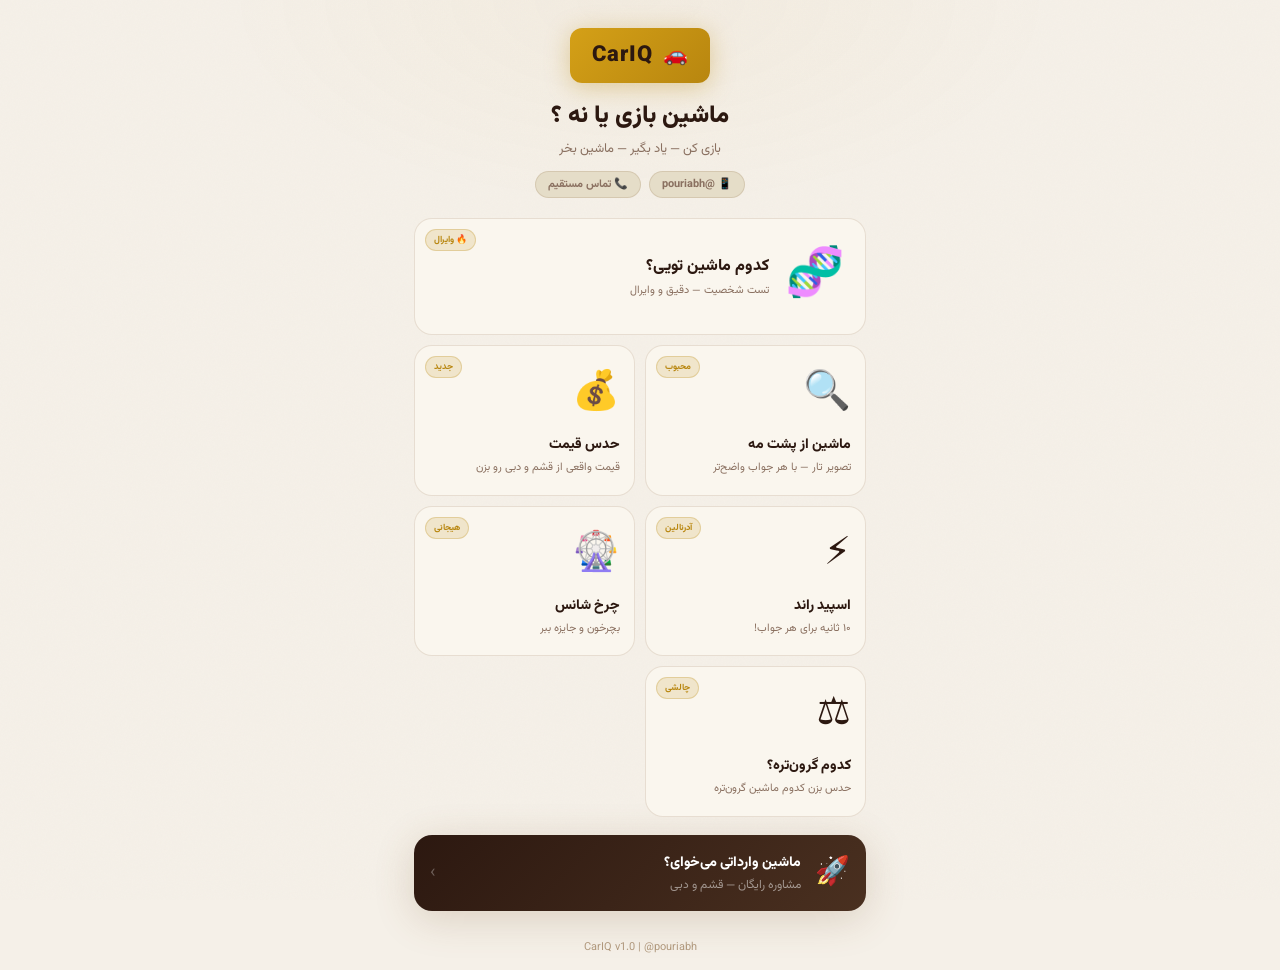
<file: index.html>
<!DOCTYPE html>
<html lang="fa" dir="rtl">
<head>
  <meta charset="UTF-8"/>
  <meta name="viewport" content="width=device-width,initial-scale=1,maximum-scale=1"/>
  <title>CarIQ — بازی‌های ماشین</title>
  <link rel="stylesheet" href="assets/css/tokens.css"/>
  <link rel="stylesheet" href="assets/css/base.css"/>
  <link rel="stylesheet" href="assets/css/components.css"/>
  <style>
    .lobby-header { padding:28px 14px 20px; text-align:center; }
    .lobby-logo {
      display:inline-flex; align-items:center; gap:10px;
      background:linear-gradient(135deg,var(--c-gold2),var(--c-gold));
      border-radius:var(--r-sm); padding:10px 22px; margin-bottom:14px;
      box-shadow:var(--shadow-gold);
    }
    .lobby-logo-txt { font-size:22px; font-weight:900; color:var(--c-on-gold); letter-spacing:.05em; }
    .lobby-title  { font-size:24px; font-weight:900; margin-bottom:4px; }
    .lobby-sub    { font-size:13px; color:var(--c-muted); }
    .lobby-chips  { display:flex; justify-content:center; gap:8px; flex-wrap:wrap; margin-top:12px; }

    .games-grid { display:grid; grid-template-columns:1fr 1fr; gap:10px; padding:0 14px 14px; }
    .game-card  {
      background:var(--c-card); border:1.5px solid var(--c-border); border-radius:var(--r);
      padding:18px 14px; cursor:pointer; text-decoration:none; color:inherit;
      transition:all .22s var(--ease-spring); position:relative; overflow:hidden; display:block;
    }
    .game-card::before { content:''; position:absolute; inset:0; background:linear-gradient(135deg,var(--c-gold3),transparent); opacity:0; transition:opacity .22s; }
    .game-card:hover { transform:translateY(-3px); box-shadow:var(--shadow-gold); border-color:var(--c-gold2); }
    .game-card:hover::before { opacity:.06; }
    .game-card:active { transform:scale(0.97); }
    .game-card .gc-icon { font-size:2.4rem; margin-bottom:10px; }
    .game-card .gc-name { font-size:14px; font-weight:800; margin-bottom:4px; }
    .game-card .gc-desc { font-size:11px; color:var(--c-muted); line-height:1.5; }
    .game-card .gc-badge { position:absolute; top:10px; left:10px; font-size:9px; font-weight:700; padding:3px 8px; border-radius:999px; background:rgba(184,134,11,0.15); color:var(--c-gold); border:1px solid rgba(184,134,11,0.25); }
    .game-card.featured { grid-column:1/-1; display:flex; align-items:center; gap:16px; padding:20px; }
    .game-card.featured .gc-icon { font-size:3rem; margin-bottom:0; flex-shrink:0; }
    .game-card.featured .gc-name { font-size:16px; }
    .game-card.disabled { opacity:.45; pointer-events:none; }

    .contact-strip {
      margin:4px 14px 14px; padding:16px;
      background:linear-gradient(135deg,#2c1810,#4a3020);
      border-radius:var(--r); display:flex; align-items:center; gap:14px;
      cursor:pointer; box-shadow:var(--shadow-lg);
    }
    .contact-strip-text { flex:1; }
    .contact-strip-title { font-size:14px; font-weight:800; color:#fff; margin-bottom:2px; }
    .contact-strip-sub   { font-size:12px; color:rgba(255,255,255,0.5); }
    .contact-strip-icon  { font-size:28px; }
    .lobby-footer { padding:14px; text-align:center; font-size:11px; color:var(--c-muted2); }
  </style>
</head>
<body>
<div class="app" id="app">
  <!-- هدر -->
  <div class="lobby-header" id="lobby-header"></div>

  <!-- گرید بازی‌ها -->
  <div class="games-grid" id="games-grid"></div>

  <!-- نوار تماس -->
  <div class="contact-strip" id="contact-strip">
    <span class="contact-strip-icon">🚀</span>
    <div class="contact-strip-text">
      <div class="contact-strip-title">ماشین وارداتی می‌خوای؟</div>
      <div class="contact-strip-sub">مشاوره رایگان — قشم و دبی</div>
    </div>
    <span style="color:rgba(255,255,255,0.3);font-size:18px">›</span>
  </div>

  <div class="lobby-footer" id="lobby-footer">CarIQ Platform v1.0</div>
</div>

<!-- مدال تماس -->
<div class="modal-overlay" id="contact-modal">
  <div class="modal-sheet">
    <div class="modal-handle"></div>
    <div class="modal-title">مشاوره رایگان خودرو</div>
    <div class="modal-sub">با کارشناسان قشم کار تماس بگیر<br>واردات مستقیم از قشم و دبی</div>
    <div id="contact-modal-body"></div>
    <button class="modal-close" id="contact-modal-close">بستن</button>
  </div>
</div>

<script src="core/config.js"></script>
<script src="core/car-db.js"></script>
<script src="core/shared.js"></script>
<script src="core/lead-engine.js"></script>
<script src="assets/js/utils.js"></script>
<script>
const GAME_CATALOG = [
  { id:'personality', icon:'🧬', name:'کدوم ماشین تویی؟',  desc:'تست شخصیت — دقیق و وایرال',       badge:'🔥 وایرال', featured:true  },
  { id:'blur',        icon:'🔍', name:'ماشین از پشت مه',    desc:'تصویر تار — با هر جواب واضح‌تر', badge:'محبوب',     featured:false },
  { id:'price',       icon:'💰', name:'حدس قیمت',           desc:'قیمت واقعی از قشم و دبی رو بزن',   badge:'جدید',      featured:false },
  { id:'speed',       icon:'⚡', name:'اسپید راند',         desc:'۱۰ ثانیه برای هر جواب!',           badge:'آدرنالین',  featured:false },
  { id:'wheel',       icon:'🎡', name:'چرخ شانس',           desc:'بچرخون و جایزه ببر',               badge:'هیجانی',    featured:false },
  { id:'compare',     icon:'⚖️', name:'کدوم گرون‌تره؟',     desc:'حدس بزن کدوم ماشین گرون‌تره',      badge:'چالشی',     featured:false },
];

document.addEventListener('DOMContentLoaded', () => {
  const cfg = CarIQConfig.get();

  // هدر
  const hdr = document.getElementById('lobby-header');
  hdr.innerHTML = `
    <div class="lobby-logo"><span style="font-size:20px">🚗</span><span class="lobby-logo-txt">CarIQ</span></div>
    <div class="lobby-title">${cfg.lobby_title}</div>
    <div class="lobby-sub">${cfg.lobby_subtitle}</div>
    <div class="lobby-chips">
      <a class="pill pill-muted" href="https://t.me/${cfg.contact.telegram.replace('@','')}" target="_blank">📱 ${cfg.contact.telegram}</a>
      <a class="pill pill-muted" href="tel:${cfg.contact.phone}">📞 تماس مستقیم</a>
    </div>`;

  // بازی‌ها
  const grid = document.getElementById('games-grid');
  const enabled = cfg.games_enabled;
  const ordered = cfg.games_order.map(id => GAME_CATALOG.find(g => g.id === id)).filter(Boolean);
  const rest     = GAME_CATALOG.filter(g => !cfg.games_order.includes(g.id));
  const catalog  = [...ordered, ...rest];

  catalog.forEach(game => {
    const isEnabled = enabled.includes(game.id);
    const card = document.createElement('a');
    card.href = `games/${game.id}/index.html`;
    card.className = `game-card${game.featured ? ' featured' : ''}${!isEnabled ? ' disabled' : ''}`;
    card.innerHTML = `
      <div class="gc-badge">${game.badge}</div>
      <div class="gc-icon">${game.icon}</div>
      <div>
        <div class="gc-name">${game.name}</div>
        <div class="gc-desc">${game.desc}${!isEnabled ? '<br><em style="color:var(--c-red)">به زودی...</em>' : ''}</div>
      </div>`;
    grid.appendChild(card);
  });

  // فوتر
  document.getElementById('lobby-footer').textContent = `${cfg.brand_name} v1.0 | ${cfg.contact.telegram}`;

  // نوار تماس
  document.getElementById('contact-strip').addEventListener('click', () => {
    document.getElementById('contact-modal').classList.add('open');
  });

  // مدال تماس
  const body = document.getElementById('contact-modal-body');
  body.innerHTML = `
    <a href="https://t.me/${cfg.contact.telegram.replace('@','')}" target="_blank" class="share-channel" style="margin-bottom:8px">
      <div class="share-channel-icon">✈️</div>
      <div><div class="share-channel-label">تلگرام</div><div class="share-channel-sub">${cfg.contact.telegram}</div></div>
    </a>
    <a href="tel:${cfg.contact.phone}" class="share-channel">
      <div class="share-channel-icon">📞</div>
      <div><div class="share-channel-label">تماس مستقیم</div><div class="share-channel-sub">${cfg.contact.phone}</div></div>
    </a>`;
  document.getElementById('contact-modal-close').addEventListener('click', () => {
    document.getElementById('contact-modal').classList.remove('open');
  });
  document.getElementById('contact-modal').addEventListener('click', e => {
    if (e.target.id === 'contact-modal') e.target.classList.remove('open');
  });
});
</script>
</body>
</html>
</file>
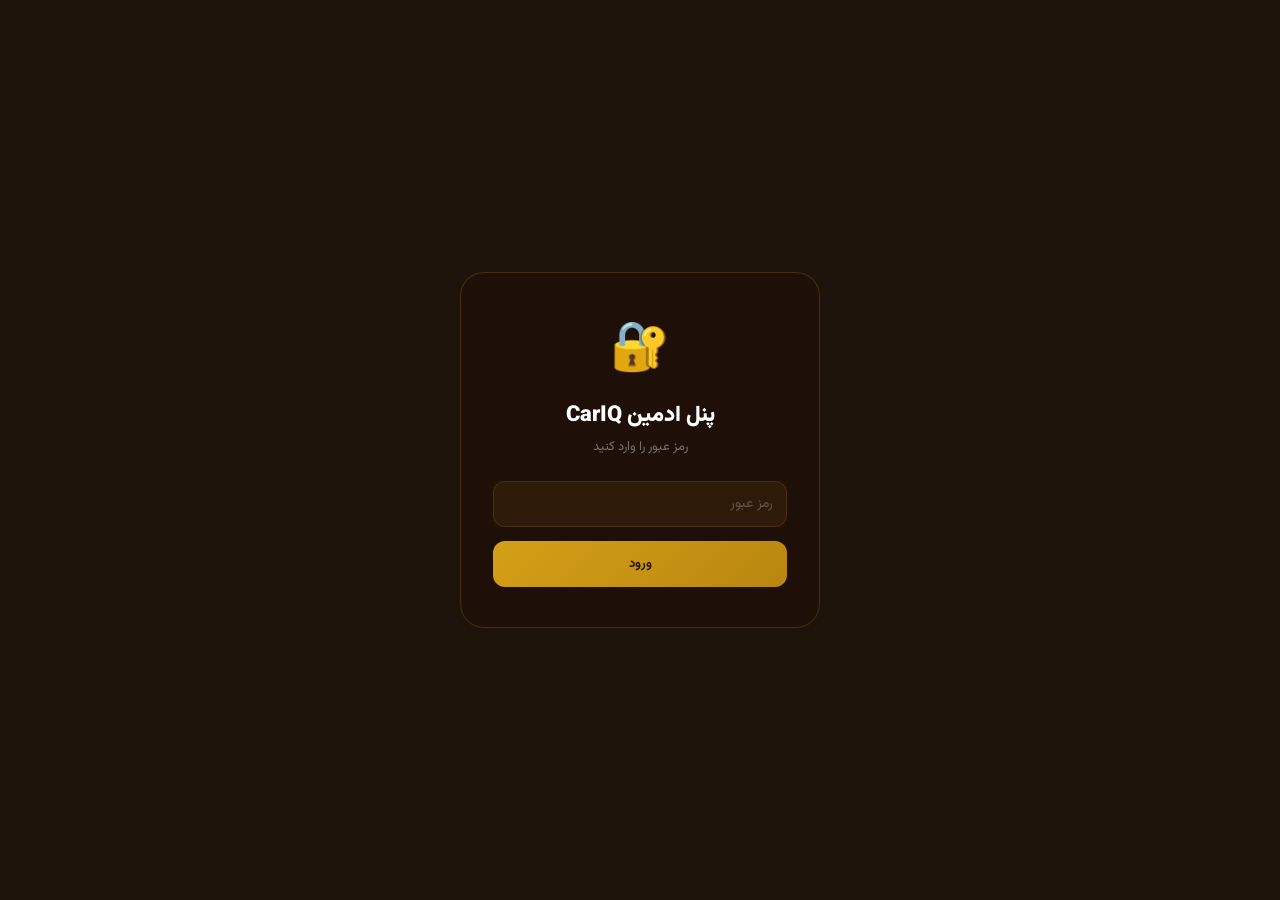
<file: admin/index.html>
<!DOCTYPE html>
<html lang="fa" dir="rtl">
<head>
  <meta charset="UTF-8"/>
  <meta name="viewport" content="width=device-width,initial-scale=1"/>
  <title>Admin Panel — CarIQ</title>
  <link rel="stylesheet" href="../assets/css/tokens.css"/>
  <link rel="stylesheet" href="../assets/css/base.css"/>
  <link rel="stylesheet" href="../assets/css/components.css"/>
  <style>
    body { background:#1e130a; color:#f0e8d8; direction:rtl; }
    body::before { display:none; }

    /* ── Layout ── */
    .admin-layout { display:flex; min-height:100vh; }
    .sidebar {
      width:230px; flex-shrink:0;
      background:#150d05;
      padding:0; position:fixed;
      right:0; top:0; bottom:0; z-index:50;
      border-left:1px solid rgba(184,134,11,0.15);
      display:flex; flex-direction:column;
    }
    .sidebar-logo {
      padding:20px 16px; border-bottom:1px solid rgba(184,134,11,0.15);
      display:flex; align-items:center; gap:10px;
    }
    .sidebar-logo-icon { font-size:28px; }
    .sidebar-logo-text { font-size:16px; font-weight:900; color:var(--c-gold2); }
    .sidebar-logo-sub  { font-size:10px; color:rgba(255,255,255,0.3); }
    .sidebar-nav { flex:1; padding:12px 0; overflow-y:auto; }
    .nav-item {
      display:flex; align-items:center; gap:10px;
      padding:11px 18px; color:rgba(255,255,255,0.55);
      font-size:13px; font-weight:600; cursor:pointer;
      border-right:3px solid transparent;
      transition:all var(--t-fast);
    }
    .nav-item:hover { background:rgba(255,255,255,0.04); color:rgba(255,255,255,0.85); }
    .nav-item.active { color:var(--c-gold2); border-right-color:var(--c-gold2); background:rgba(184,134,11,0.08); }
    .nav-icon { font-size:18px; width:24px; text-align:center; flex-shrink:0; }
    .sidebar-footer { padding:14px 16px; border-top:1px solid rgba(184,134,11,0.1); font-size:11px; color:rgba(255,255,255,0.25); }

    .main-content { margin-right:230px; padding:24px 28px; flex:1; overflow-y:auto; min-height:100vh; }

    /* ── Header ── */
    .page-header { margin-bottom:24px; }
    .page-title   { font-size:22px; font-weight:900; color:#fff; margin-bottom:4px; }
    .page-sub     { font-size:13px; color:rgba(255,255,255,0.4); }

    /* ── Panels ── */
    .panel { display:none; }
    .panel.active { display:block; animation:fadeIn var(--t-med) ease; }

    /* ── KPIs ── */
    .kpi-grid { display:grid; grid-template-columns:repeat(auto-fit,minmax(160px,1fr)); gap:14px; margin-bottom:24px; }
    .kpi-box { background:#261508; border:1px solid rgba(184,134,11,0.2); border-radius:var(--r); padding:18px; text-align:center; }
    .kpi-val { font-size:34px; font-weight:900; color:var(--c-gold2); }
    .kpi-lbl { font-size:12px; color:rgba(255,255,255,0.4); margin-top:5px; }

    /* ── Cards ── */
    .admin-card { background:#1e1008; border:1px solid rgba(184,134,11,0.18); border-radius:var(--r); padding:20px; margin-bottom:16px; }
    .admin-card-title { font-size:16px; font-weight:800; color:#fff; margin-bottom:14px; display:flex; align-items:center; gap:8px; }

    /* ── Form elements ── */
    .field { margin-bottom:14px; }
    .field label { display:block; font-size:12px; font-weight:700; color:rgba(255,255,255,0.5); margin-bottom:6px; letter-spacing:.05em; text-transform:uppercase; }
    .field input, .field select, .field textarea {
      width:100%; padding:11px 13px;
      background:#2e1a08; border:1.5px solid rgba(184,134,11,0.2);
      border-radius:var(--r-sm); color:#f0e8d8;
      font-size:14px; font-family:inherit;
      transition:border-color var(--t-fast);
    }
    .field input:focus, .field select:focus, .field textarea:focus { outline:none; border-color:var(--c-gold); }
    .field input::placeholder { color:rgba(255,255,255,0.25); }
    .field-row { display:flex; gap:12px; }
    .field-row .field { flex:1; }

    /* ── Table ── */
    .data-table { width:100%; border-collapse:collapse; }
    .data-table th { padding:9px 12px; text-align:right; background:#261508; color:rgba(255,255,255,0.4); font-size:11px; font-weight:700; letter-spacing:.06em; text-transform:uppercase; border-bottom:1px solid rgba(184,134,11,0.15); }
    .data-table td { padding:10px 12px; font-size:13px; border-bottom:1px solid rgba(255,255,255,0.05); color:rgba(255,255,255,0.75); }
    .data-table tr:hover td { background:rgba(255,255,255,0.03); }

    /* ── Buttons ── */
    .adm-btn { display:inline-flex; align-items:center; gap:6px; padding:9px 16px; border-radius:var(--r-sm); font-weight:700; font-size:13px; cursor:pointer; border:none; transition:opacity var(--t-fast); font-family:inherit; }
    .adm-btn:hover { opacity:.85; }
    .adm-btn-gold   { background:linear-gradient(135deg,var(--c-gold2),var(--c-gold)); color:var(--c-on-gold); }
    .adm-btn-danger { background:rgba(184,50,50,0.2); color:var(--c-red); border:1px solid rgba(184,50,50,0.3); }
    .adm-btn-ghost  { background:rgba(255,255,255,0.07); color:rgba(255,255,255,0.6); }

    /* ── Toggle ── */
    .toggle-wrap { display:flex; align-items:center; gap:10px; padding:10px 0; border-bottom:1px solid rgba(255,255,255,0.05); }
    .toggle-label { flex:1; font-size:13px; font-weight:600; color:rgba(255,255,255,0.75); }
    .toggle { position:relative; width:44px; height:24px; flex-shrink:0; }
    .toggle input { opacity:0; width:0; height:0; position:absolute; }
    .toggle-track { position:absolute; inset:0; background:rgba(255,255,255,0.15); border-radius:999px; cursor:pointer; transition:background var(--t-fast); }
    .toggle input:checked+.toggle-track { background:var(--c-gold); }
    .toggle-track::after { content:''; position:absolute; width:18px; height:18px; background:#fff; border-radius:50%; top:3px; right:3px; transition:transform var(--t-fast); }
    .toggle input:checked+.toggle-track::after { transform:translateX(-20px); }

    /* ── Badge ── */
    .badge-hot  { background:rgba(184,50,50,0.2);   color:var(--c-red);   border:1px solid rgba(184,50,50,0.3);   padding:2px 8px; border-radius:999px; font-size:10px; font-weight:700; }
    .badge-warm { background:rgba(184,134,11,0.2);  color:var(--c-gold);  border:1px solid rgba(184,134,11,0.3);  padding:2px 8px; border-radius:999px; font-size:10px; font-weight:700; }
    .badge-cold { background:rgba(44,95,138,0.2);   color:#6bb0d8;        border:1px solid rgba(44,95,138,0.3);   padding:2px 8px; border-radius:999px; font-size:10px; font-weight:700; }

    /* ── Login screen ── */
    .login-wrap { display:flex; align-items:center; justify-content:center; min-height:100vh; }
    .login-box { background:#1e1008; border:1px solid rgba(184,134,11,0.25); border-radius:var(--r-lg); padding:40px 32px; width:360px; text-align:center; }
    .login-logo { font-size:3rem; margin-bottom:10px; }
    .login-title { font-size:22px; font-weight:900; color:#fff; margin-bottom:4px; }
    .login-sub   { font-size:13px; color:rgba(255,255,255,0.4); margin-bottom:24px; }
    .login-error { color:var(--c-red); font-size:13px; margin-top:8px; }

    /* ── Modal برای فرم خودرو ── */
    .car-modal-overlay {
      position:fixed; top:0; left:0; right:0; bottom:0;
      background:rgba(0,0,0,0.7); backdrop-filter:blur(4px);
      display:flex; align-items:center; justify-content:center;
      z-index:200; opacity:0; visibility:hidden;
      transition:all var(--t-med);
    }
    .car-modal-overlay.open { opacity:1; visibility:visible; }
    .car-modal {
      background:#1e1008; border:1px solid rgba(184,134,11,0.3);
      border-radius:var(--r-lg); width:90%; max-width:700px;
      max-height:85vh; overflow-y:auto; padding:24px;
      transform:scale(0.95); transition:transform var(--t-med);
    }
    .car-modal-overlay.open .car-modal { transform:scale(1); }
    .car-modal-title { font-size:20px; font-weight:900; margin-bottom:20px; color:var(--c-gold2); border-right:3px solid var(--c-gold); padding-right:12px; }
    .car-modal-actions { display:flex; gap:12px; margin-top:24px; justify-content:flex-end; }
    .form-grid-2 { display:grid; grid-template-columns:1fr 1fr; gap:12px; }
    
    @media(max-width:700px){
      .sidebar { width:60px; }
      .nav-item span:last-child, .sidebar-logo-text, .sidebar-logo-sub, .sidebar-footer { display:none; }
      .main-content { margin-right:60px; padding:16px; }
      .field-row, .form-grid-2 { flex-direction:column; grid-template-columns:1fr; }
    }
  </style>
</head>
<body>

<!-- ── صفحه لاگین ── -->
<div id="login-screen" class="login-wrap">
  <div class="login-box">
    <div class="login-logo">🔐</div>
    <div class="login-title">پنل ادمین CarIQ</div>
    <div class="login-sub">رمز عبور را وارد کنید</div>
    <div class="field">
      <input type="password" id="pass-input" placeholder="رمز عبور" style="background:#2e1a08;border-color:rgba(184,134,11,0.2);color:#f0e8d8"/>
    </div>
    <button class="adm-btn adm-btn-gold w100" id="login-btn" style="width:100%;justify-content:center;padding:13px">ورود</button>
    <div class="login-error hidden" id="login-error">رمز اشتباه است!</div>
  </div>
</div>

<!-- ── پنل اصلی ── -->
<div id="admin-panel" class="admin-layout hidden">
  <!-- Sidebar -->
  <aside class="sidebar">
    <div class="sidebar-logo">
      <div class="sidebar-logo-icon">🚗</div>
      <div>
        <div class="sidebar-logo-text">CarIQ</div>
        <div class="sidebar-logo-sub">Admin Panel</div>
      </div>
    </div>
    <nav class="sidebar-nav" id="sidebar-nav">
      <div class="nav-item active" data-panel="dashboard"><span class="nav-icon">📊</span><span>داشبورد</span></div>
      <div class="nav-item" data-panel="settings"  ><span class="nav-icon">⚙️</span><span>تنظیمات تماس</span></div>
      <div class="nav-item" data-panel="games"     ><span class="nav-icon">🎮</span><span>مدیریت بازی‌ها</span></div>
      <div class="nav-item" data-panel="leads"     ><span class="nav-icon">👥</span><span>لیدها</span></div>
      <div class="nav-item" data-panel="cars"      ><span class="nav-icon">🚙</span><span>دیتابیس خودرو</span></div>
      <div class="nav-item" data-panel="security"  ><span class="nav-icon">🔐</span><span>امنیت</span></div>
    </nav>
    <div class="sidebar-footer">
      <a href="../index.html" style="color:rgba(255,255,255,0.3);font-size:11px">← بازگشت به لابی</a>
    </div>
  </aside>

  <!-- Main -->
  <main class="main-content">

    <!-- DASHBOARD -->
    <div class="panel active" id="panel-dashboard">
      <div class="page-header">
        <div class="page-title">📊 داشبورد</div>
        <div class="page-sub">خلاصه عملکرد پلتفرم</div>
      </div>
      <div class="kpi-grid" id="kpi-grid"></div>
      <div class="admin-card">
        <div class="admin-card-title">📋 آخرین لیدها</div>
        <div id="dash-leads"></div>
      </div>
    </div>

    <!-- SETTINGS -->
    <div class="panel" id="panel-settings">
      <div class="page-header">
        <div class="page-title">⚙️ تنظیمات تماس</div>
        <div class="page-sub">اطلاعات تماس نمایش داده شده در بازی‌ها</div>
      </div>
      <div class="admin-card">
        <div class="admin-card-title">📞 اطلاعات تماس</div>
        <div class="field"><label>آیدی تلگرام</label><input id="s-tg" placeholder="@pouriabh"/></div>
        <div class="field"><label>شماره تلفن</label><input id="s-phone" placeholder="09172079245" dir="ltr"/></div>
        <div class="field"><label>واتساپ (کد کشور)</label><input id="s-wa" placeholder="989172079245" dir="ltr"/></div>
        <div class="field"><label>پیام CTA پیش‌فرض</label><input id="s-cta" placeholder="سلام! از بازی CarIQ اومدم..."/></div>
      </div>
      <div class="admin-card">
        <div class="admin-card-title">🏷️ برندینگ</div>
        <div class="field"><label>نام برند</label><input id="s-brand" placeholder="CarIQ"/></div>
        <div class="field"><label>تیتر لابی</label><input id="s-lobby-title" placeholder="تو چه جور ماشین‌بازی؟"/></div>
        <div class="field"><label>زیرتیتر لابی</label><input id="s-lobby-sub" placeholder="بازی کن — یاد بگیر — ماشین بخر"/></div>
      </div>
      <button class="adm-btn adm-btn-gold" id="save-settings-btn" style="min-width:160px">💾 ذخیره تنظیمات</button>
      <div id="settings-saved" class="hidden" style="margin-top:10px;color:var(--c-gold);font-size:13px">✅ ذخیره شد!</div>
    </div>

    <!-- GAMES -->
    <div class="panel" id="panel-games">
      <div class="page-header">
        <div class="page-title">🎮 مدیریت بازی‌ها</div>
        <div class="page-sub">فعال/غیرفعال کردن و ترتیب نمایش بازی‌ها</div>
      </div>
      <div class="admin-card" id="games-list"></div>
    </div>

    <!-- LEADS -->
    <div class="panel" id="panel-leads">
      <div class="page-header">
        <div class="page-title">👥 لیدها</div>
        <div class="page-sub">همه درخواست‌های ثبت شده</div>
      </div>
      <div style="display:flex;gap:8px;margin-bottom:16px;flex-wrap:wrap">
        <button class="adm-btn adm-btn-ghost" id="leads-refresh">🔄 بروزرسانی</button>
        <button class="adm-btn adm-btn-gold"  id="leads-export" >📤 صادرات CSV</button>
        <button class="adm-btn adm-btn-danger" id="leads-clear" >🗑️ حذف همه</button>
        <select id="leads-filter" style="background:#2e1a08;border:1px solid rgba(184,134,11,0.2);border-radius:var(--r-sm);color:#f0e8d8;padding:9px 12px;font-family:inherit;font-size:13px">
          <option value="">همه بازی‌ها</option>
          <option value="blur">blur</option>
          <option value="speed">speed</option>
          <option value="price">price</option>
          <option value="personality">personality</option>
          <option value="wheel">wheel</option>
          <option value="compare">compare</option>
        </select>
      </div>
      <div class="admin-card" style="overflow-x:auto">
        <table class="data-table" id="leads-table">
          <thead><tr><th>زمان</th><th>بازی</th><th>نتیجه</th><th>نام</th><th>تلفن</th><th>بودجه</th><th>علاقه</th></tr></thead>
          <tbody id="leads-tbody"></tbody>
        </table>
        <div id="leads-empty" class="hidden" style="text-align:center;padding:40px;color:rgba(255,255,255,0.3)">هنوز لیدی ثبت نشده</div>
      </div>
    </div>

    <!-- CARS — با فرم کامل مدیریت -->
    <div class="panel" id="panel-cars">
      <div class="page-header">
        <div class="page-title">🚙 دیتابیس خودروها</div>
        <div class="page-sub">مدیریت لیست خودروهای نمایش داده شده در بازی‌ها</div>
      </div>
      <div style="display:flex;gap:8px;margin-bottom:16px">
        <button class="adm-btn adm-btn-gold" id="cars-add-btn">➕ افزودن خودرو</button>
        <button class="adm-btn adm-btn-danger" id="cars-reset-btn">🔄 بازگشت به پیش‌فرض</button>
      </div>
      <div id="cars-list"></div>
    </div>

    <!-- SECURITY -->
    <div class="panel" id="panel-security">
      <div class="page-header">
        <div class="page-title">🔐 امنیت</div>
        <div class="page-sub">تغییر رمز عبور و تنظیمات امنیتی</div>
      </div>
      <div class="admin-card">
        <div class="admin-card-title">تغییر رمز عبور</div>
        <div class="field"><label>رمز فعلی</label><input type="password" id="sec-old" placeholder="رمز فعلی"/></div>
        <div class="field"><label>رمز جدید</label><input type="password" id="sec-new" placeholder="رمز جدید"/></div>
        <div class="field"><label>تکرار رمز جدید</label><input type="password" id="sec-new2" placeholder="تکرار رمز جدید"/></div>
        <button class="adm-btn adm-btn-gold" id="sec-save-btn">💾 تغییر رمز</button>
        <div id="sec-msg" class="hidden" style="margin-top:10px;font-size:13px"></div>
      </div>
      <div class="admin-card">
        <div class="admin-card-title">داده‌ها</div>
        <div style="display:flex;gap:8px;flex-wrap:wrap">
          <button class="adm-btn adm-btn-ghost" id="export-all-btn">📦 صادرات همه داده‌ها</button>
          <button class="adm-btn adm-btn-danger" id="reset-all-btn">⚠️ پاک کردن همه داده‌ها</button>
        </div>
      </div>
    </div>

  </main>
</div>

<!-- ── مودال فرم خودرو (کامل) ── -->
<div id="car-modal" class="car-modal-overlay">
  <div class="car-modal">
    <div class="car-modal-title" id="car-modal-title">➕ خودرو جدید</div>
    
    <div class="form-grid-2">
      <div class="field"><label>شناسه (ID) *</label><input id="car-id" placeholder="یکتا و انگلیسی مثل lc300"/></div>
      <div class="field"><label>نام خودرو *</label><input id="car-name" placeholder="مثال: تویوتا لندکروزر ۳۰۰"/></div>
    </div>
    
    <div class="form-grid-2">
      <div class="field"><label>برند</label><input id="car-brand" placeholder="Toyota / BMW / ..."/></div>
      <div class="field"><label>سال</label><input id="car-year" placeholder="2024"/></div>
    </div>
    
    <div class="form-grid-2">
      <div class="field"><label>کشور/منشأ</label><input id="car-origin" placeholder="ژاپن/امارات"/></div>
      <div class="field"><label>آدرس تصویر (URL)</label><input id="car-img" placeholder="https://..."/></div>
    </div>
    
    <div class="form-grid-2">
      <div class="field"><label>برچسب قیمت نمایشی</label><input id="car-price-label" placeholder="۱۸ میلیارد"/></div>
      <div class="field"><label>قیمت پایه (میلیون تومان)</label><input id="car-price-iran" type="number" placeholder="18000"/></div>
    </div>
    
    <div class="field"><label>گزینه‌های قیمت (با کاما جداسازی)</label><input id="car-price-opts" placeholder="۱۲ میلیارد,۱۵ میلیارد,۱۸ میلیارد,۲۴ میلیارد"/></div>
    <div class="field"><label>مقادیر قیمت (میلیون تومان، با کاما)</label><input id="car-price-vals" placeholder="12000,15000,18000,24000"/></div>
    <div class="field"><label>Hint ها (با کاما)</label><input id="car-hints" placeholder="V6 هیبرید,4WD,7 نفره"/></div>
    
    <div class="admin-card-title" style="margin-top:12px">📐 ابعاد خودرو (۱-۱۰)</div>
    <div class="form-grid-2">
      <div class="field"><label>لوکس</label><input id="car-dim-luxury" type="number" min="0" max="10" value="5"/></div>
      <div class="field"><label>آفرود</label><input id="car-dim-offroad" type="number" min="0" max="10" value="5"/></div>
      <div class="field"><label>خانواده</label><input id="car-dim-family" type="number" min="0" max="10" value="5"/></div>
      <div class="field"><label>تکنولوژی</label><input id="car-dim-tech" type="number" min="0" max="10" value="5"/></div>
      <div class="field"><label>اقتصادی</label><input id="car-dim-economy" type="number" min="0" max="10" value="5"/></div>
      <div class="field"><label>اسپرت</label><input id="car-dim-sport" type="number" min="0" max="10" value="5"/></div>
    </div>
    
    <div class="admin-card-title" style="margin-top:12px">🧠 شخصیت خودرو</div>
    <div class="form-grid-2">
      <div class="field"><label>نوع شخصیت</label>
        <select id="car-personality-type">
          <option value="adventurer">adventurer — ماجراجو 🏔️</option>
          <option value="family">family — خانواده‌دوست 👨‍👩‍👧</option>
          <option value="urbanpro">urbanpro — شهری اسپرت 🏙️</option>
          <option value="elite">elite — ایت و پرستیژ 👑</option>
          <option value="balanced">balanced — متعادل 🛣️</option>
          <option value="techie">techie — تکنولوژی‌دوست ⚡</option>
          <option value="quality">quality — کیفیت ژاپنی 🍃</option>
          <option value="trendy">trendy — ترندی و شیک 🎨</option>
          <option value="sporty">sporty — اسپرت و سریع 🏎️</option>
        </select>
      </div>
      <div class="field"><label>اموجی شخصیت</label><input id="car-personality-emoji" placeholder="🏔️"/></div>
    </div>
    <div class="field"><label>توضیح شخصیت</label><textarea id="car-personality-desc" rows="2" placeholder="تو ماجراجوی واقعی هستی. قدرت و اطمینان در هر مسیری برات اولویته."></textarea></div>
    
    <div class="field"><label>گزینه‌های بازی Blur (با کاما)</label><input id="car-blur-opts" placeholder="تویوتا لندکروزر ۳۰۰,تویوتا پرادو,لکسوس LX,میتسوبیشی پاجرو"/></div>
    <div class="field"><label>Fun Fact</label><input id="car-fun-fact" placeholder="پرفروش‌ترین SUV لوکس در بازار ایران!"/></div>
    
    <div class="car-modal-actions">
      <button class="adm-btn adm-btn-ghost" id="car-modal-cancel">انصراف</button>
      <button class="adm-btn adm-btn-gold" id="car-modal-save">💾 ذخیره خودرو</button>
    </div>
  </div>
</div>

<script src="../core/config.js"></script>
<script src="../core/car-db.js"></script>
<script src="../core/shared.js"></script>
<script src="../core/lead-engine.js"></script>
<script src="../assets/js/utils.js"></script>
<script>
/* =============================================
   CarIQ Admin Panel — نسخه کامل با فرم خودرو
   ============================================= */

// ── متغیرهای وضعیت ──
let editingCarId = null;

// ── Login ──
function checkLogin() {
  const stored = sessionStorage.getItem('cariq_admin_ok');
  if (stored === '1') showAdmin();
}
function showAdmin() {
  document.getElementById('login-screen').classList.add('hidden');
  document.getElementById('admin-panel').classList.remove('hidden');
  initAdmin();
}
document.getElementById('login-btn').addEventListener('click', () => {
  const pass = document.getElementById('pass-input').value;
  const cfg = CarIQConfig.get();
  if (pass === cfg.admin_pass_hash) {
    sessionStorage.setItem('cariq_admin_ok', '1');
    showAdmin();
  } else {
    document.getElementById('login-error').classList.remove('hidden');
    document.getElementById('pass-input').classList.add('shake');
    setTimeout(() => document.getElementById('pass-input').classList.remove('shake'), 500);
  }
});
document.getElementById('pass-input').addEventListener('keydown', e => { if (e.key==='Enter') document.getElementById('login-btn').click(); });

// ── Nav ──
document.getElementById('sidebar-nav').addEventListener('click', e => {
  const item = e.target.closest('.nav-item');
  if (!item) return;
  document.querySelectorAll('.nav-item').forEach(i => i.classList.remove('active'));
  item.classList.add('active');
  document.querySelectorAll('.panel').forEach(p => p.classList.remove('active'));
  document.getElementById('panel-' + item.dataset.panel).classList.add('active');
});

// ── Main init ──
function initAdmin() {
  renderDashboard();
  renderSettings();
  renderGames();
  renderLeads();
  renderCars();
  initSecurity();
}

// ── Dashboard ──
async function renderDashboard() {
  const leads = await CarIQLeads.getAllRemote();
  const hot   = leads.filter(l => l.profile?.interest === '🔥 داغ' || l.profile?.interest === 'hot').length;
  const today = leads.filter(l => new Date(l.at).toDateString() === new Date().toDateString()).length;

  const kpiGrid = document.getElementById('kpi-grid');
  kpiGrid.innerHTML = '';
  [[leads.length,'کل لیدها'],[today,'امروز'],[hot,'لید داغ 🔥'],[CarIQDB.getAll().length,'خودروها']].forEach(([val,lbl]) => {
    kpiGrid.innerHTML += `<div class="kpi-box"><div class="kpi-val">${val}</div><div class="kpi-lbl">${lbl}</div></div>`;
  });

  const dashLeads = document.getElementById('dash-leads');
  if (!leads.length) { dashLeads.innerHTML = '<p style="color:rgba(255,255,255,0.3);text-align:center;padding:20px">هنوز لیدی ثبت نشده</p>'; return; }
  dashLeads.innerHTML = `<table class="data-table"><thead><tr><th>زمان</th><th>بازی</th><th>نام</th><th>تلفن</th><th>علاقه</th></tr></thead><tbody>${
    leads.slice(0,8).map(l => `<tr>
      <td>${CarIQUtils.timeAgo(l.at)}</td>
      <td>${l.source}</td>
      <td>${l.contact?.name || '—'}</td>
      <td dir="ltr">${l.contact?.phone || '—'}</td>
      <td><span class="badge-${l.profile?.interest==='hot'?'hot':l.profile?.interest==='warm'?'warm':'cold'}">${l.profile?.interest||'—'}</span></td>
    </tr>`).join('')
  }</tbody></table>`;
}

// ── Settings ──
function renderSettings() {
  const cfg = CarIQConfig.get();
  document.getElementById('s-tg').value          = cfg.contact.telegram;
  document.getElementById('s-phone').value        = cfg.contact.phone;
  document.getElementById('s-wa').value           = cfg.contact.whatsapp || '';
  document.getElementById('s-cta').value          = cfg.cta_message;
  document.getElementById('s-brand').value        = cfg.brand_name;
  document.getElementById('s-lobby-title').value  = cfg.lobby_title;
  document.getElementById('s-lobby-sub').value    = cfg.lobby_subtitle;
}
document.getElementById('save-settings-btn').addEventListener('click', () => {
  const cfg = CarIQConfig.get();
  cfg.contact.telegram  = document.getElementById('s-tg').value.trim();
  cfg.contact.phone     = document.getElementById('s-phone').value.trim();
  cfg.contact.whatsapp  = document.getElementById('s-wa').value.trim();
  cfg.cta_message       = document.getElementById('s-cta').value.trim();
  cfg.brand_name        = document.getElementById('s-brand').value.trim();
  cfg.lobby_title       = document.getElementById('s-lobby-title').value.trim();
  cfg.lobby_subtitle    = document.getElementById('s-lobby-sub').value.trim();
  CarIQConfig.save(cfg);
  const msg = document.getElementById('settings-saved');
  msg.classList.remove('hidden'); setTimeout(() => msg.classList.add('hidden'), 2500);
});

// ── Games ──
const ALL_GAMES = [
  { id:'personality', name:'🧬 تست شخصیت' },
  { id:'blur',        name:'🔍 ماشین از پشت مه' },
  { id:'price',       name:'💰 حدس قیمت' },
  { id:'speed',       name:'⚡ اسپید راند' },
  { id:'wheel',       name:'🎡 چرخ شانس' },
  { id:'compare',     name:'⚖️ کدوم گرون‌تره؟' },
];
function renderGames() {
  const cfg = CarIQConfig.get();
  const el = document.getElementById('games-list');
  el.innerHTML = '<div class="admin-card-title">فعال/غیرفعال کردن بازی‌ها</div>';
  ALL_GAMES.forEach(g => {
    const enabled = cfg.games_enabled.includes(g.id);
    const wrap = document.createElement('div');
    wrap.className = 'toggle-wrap';
    wrap.innerHTML = `<div class="toggle-label">${g.name}</div>
      <label class="toggle">
        <input type="checkbox" id="game-toggle-${g.id}" ${enabled?'checked':''}>
        <div class="toggle-track"></div>
      </label>`;
    wrap.querySelector('input').addEventListener('change', e => {
      const c = CarIQConfig.get();
      if (e.target.checked) { if (!c.games_enabled.includes(g.id)) c.games_enabled.push(g.id); }
      else c.games_enabled = c.games_enabled.filter(x => x !== g.id);
      CarIQConfig.save(c);
    });
    el.appendChild(wrap);
  });
}

// ── Leads ──
async function renderLeads(filter) {
  const all = await CarIQLeads.getAllRemote();
  const rows = filter ? all.filter(l => l.source === filter) : all;
  const tbody = document.getElementById('leads-tbody');
  const empty = document.getElementById('leads-empty');
  if (!rows.length) { tbody.innerHTML=''; empty.classList.remove('hidden'); return; }
  empty.classList.add('hidden');
  tbody.innerHTML = rows.map(l => `<tr>
    <td>${CarIQUtils.timeAgo(l.at)}</td>
    <td>${l.source}</td>
    <td>${l.game_result||'—'}</td>
    <td>${l.contact?.name||'—'}</td>
    <td dir="ltr">${l.contact?.phone||'—'}</td>
    <td>${l.profile?.budget||'—'}</td>
    <td><span class="badge-${l.profile?.interest==='hot'?'hot':l.profile?.interest==='warm'?'warm':'cold'}">${l.profile?.interest||'—'}</span></td>
  </tr>`).join('');
}
document.getElementById('leads-refresh').addEventListener('click', () => renderLeads(document.getElementById('leads-filter').value));
document.getElementById('leads-export').addEventListener('click', () => CarIQLeads.exportCSV());
document.getElementById('leads-filter').addEventListener('change', e => renderLeads(e.target.value));
document.getElementById('leads-clear').addEventListener('click', () => {
  if (confirm('آیا مطمئنی؟ همه لیدها حذف می‌شوند!')) { CarIQLeads.clear(); renderLeads(); renderDashboard(); }
});

// ── Cars ── با فرم کامل ──────────────────────────────────────
function openCarModal(car = null) {
  const modal = document.getElementById('car-modal');
  const title = document.getElementById('car-modal-title');
  
  if (car) {
    editingCarId = car.id;
    title.innerHTML = `✏️ ویرایش: ${car.name}`;
    document.getElementById('car-id').value = car.id;
    document.getElementById('car-name').value = car.name;
    document.getElementById('car-brand').value = car.brand || '';
    document.getElementById('car-year').value = car.year || '';
    document.getElementById('car-origin').value = car.origin || '';
    document.getElementById('car-img').value = car.img || '';
    document.getElementById('car-price-label').value = car.price_label || '';
    document.getElementById('car-price-iran').value = car.price_iran || 0;
    document.getElementById('car-price-opts').value = (car.price_opts || []).join(',');
    document.getElementById('car-price-vals').value = (car.price_vals || []).join(',');
    document.getElementById('car-hints').value = (car.hints || []).join(',');
    document.getElementById('car-dim-luxury').value = car.dims?.luxury || 5;
    document.getElementById('car-dim-offroad').value = car.dims?.offroad || 5;
    document.getElementById('car-dim-family').value = car.dims?.family || 5;
    document.getElementById('car-dim-tech').value = car.dims?.tech || 5;
    document.getElementById('car-dim-economy').value = car.dims?.economy || 5;
    document.getElementById('car-dim-sport').value = car.dims?.sport || 5;
    document.getElementById('car-personality-type').value = car.personality?.type || 'balanced';
    document.getElementById('car-personality-emoji').value = car.personality?.emoji || '🛣️';
    document.getElementById('car-personality-desc').value = car.personality?.desc || '';
    document.getElementById('car-blur-opts').value = (car.blur_opts || []).join(',');
    document.getElementById('car-fun-fact').value = car.fun_fact || '';
  } else {
    editingCarId = null;
    title.innerHTML = '➕ خودرو جدید';
    // پاک کردن همه فیلدها
    document.querySelectorAll('#car-modal input, #car-modal textarea, #car-modal select').forEach(f => {
      if (f.type !== 'submit' && f.id !== 'car-modal-save' && f.id !== 'car-modal-cancel') {
        f.value = '';
      }
    });
    document.getElementById('car-id').value = '';
    document.getElementById('car-price-iran').value = '0';
    document.getElementById('car-dim-luxury').value = '5';
    document.getElementById('car-dim-offroad').value = '5';
    document.getElementById('car-dim-family').value = '5';
    document.getElementById('car-dim-tech').value = '5';
    document.getElementById('car-dim-economy').value = '5';
    document.getElementById('car-dim-sport').value = '5';
    document.getElementById('car-personality-type').value = 'balanced';
    document.getElementById('car-personality-emoji').value = '🛣️';
  }
  
  modal.classList.add('open');
}

function closeCarModal() {
  document.getElementById('car-modal').classList.remove('open');
}

function saveCarFromModal() {
  // validation
  const id = document.getElementById('car-id').value.trim();
  const name = document.getElementById('car-name').value.trim();
  
  if (!id) { alert('شناسه (ID) اجباری است'); return; }
  if (!name) { alert('نام خودرو اجباری است'); return; }
  if (!/^[a-z0-9_]+$/.test(id)) { alert('شناسه فقط می‌تواند شامل حروف کوچک انگلیسی، اعداد و زیرخط باشد'); return; }
  
  const priceOptsRaw = document.getElementById('car-price-opts').value;
  const priceValsRaw = document.getElementById('car-price-vals').value;
  
  const carData = {
    id: id,
    name: name,
    brand: document.getElementById('car-brand').value.trim(),
    year: document.getElementById('car-year').value.trim(),
    origin: document.getElementById('car-origin').value.trim(),
    img: document.getElementById('car-img').value.trim(),
    price_label: document.getElementById('car-price-label').value.trim(),
    price_iran: parseInt(document.getElementById('car-price-iran').value) || 0,
    price_opts: priceOptsRaw ? priceOptsRaw.split(',').map(s => s.trim()).filter(Boolean) : [],
    price_vals: priceValsRaw ? priceValsRaw.split(',').map(s => parseInt(s.trim())).filter(n => !isNaN(n)) : [],
    hints: document.getElementById('car-hints').value.split(',').map(s => s.trim()).filter(Boolean),
    dims: {
      luxury: parseInt(document.getElementById('car-dim-luxury').value) || 0,
      offroad: parseInt(document.getElementById('car-dim-offroad').value) || 0,
      family: parseInt(document.getElementById('car-dim-family').value) || 0,
      tech: parseInt(document.getElementById('car-dim-tech').value) || 0,
      economy: parseInt(document.getElementById('car-dim-economy').value) || 0,
      sport: parseInt(document.getElementById('car-dim-sport').value) || 0,
    },
    personality: {
      type: document.getElementById('car-personality-type').value,
      emoji: document.getElementById('car-personality-emoji').value.trim() || '🚗',
      desc: document.getElementById('car-personality-desc').value.trim(),
    },
    blur_opts: document.getElementById('car-blur-opts').value.split(',').map(s => s.trim()).filter(Boolean),
    fun_fact: document.getElementById('car-fun-fact').value.trim(),
  };
  
  if (editingCarId) {
    CarIQDB.update(editingCarId, carData);
  } else {
    CarIQDB.add(carData);
  }
  
  closeCarModal();
  renderCars();
}

function renderCars() {
  const cars = CarIQDB.getAll();
  const el = document.getElementById('cars-list');
  el.innerHTML = '';
  if (!cars.length) {
    el.innerHTML = '<div class="admin-card" style="text-align:center;color:rgba(255,255,255,0.4)">هیچ خودرویی ثبت نشده. دکمه افزودن را بزنید.</div>';
    return;
  }
  cars.forEach(car => {
    const card = document.createElement('div');
    card.className = 'admin-card';
    card.style.marginBottom = '10px';
    card.innerHTML = `
      <div style="display:flex;align-items:center;gap:14px;flex-wrap:wrap">
        <img src="${car.img || '../assets/img/placeholder.jpg'}" alt="${car.name}" style="width:70px;height:50px;object-fit:cover;border-radius:var(--r-xs);" onerror="this.src='data:image/svg+xml,%3Csvg xmlns=%22http://www.w3.org/2000/svg%22 viewBox=%220 0 100 60%22%3E%3Crect width=%22100%22 height=%2260%22 fill=%223a2510%22/%3E%3Ctext x=%2250%22 y=%2235%22 text-anchor=%22middle%22 fill=%22%23b8860f%22 font-size=%2224%22%3E🚗%3C/text%3E%3C/svg%3E'"/>
        <div style="flex:1">
          <div style="font-weight:800;font-size:14px;margin-bottom:3px">${car.name} <span style="font-size:11px;color:rgba(255,255,255,0.4)">${car.year || '—'}</span></div>
          <div style="font-size:12px;color:rgba(255,255,255,0.4)">${car.price_label || '—'} | ${car.origin || '—'}</div>
        </div>
        <div style="display:flex;gap:6px">
          <button class="adm-btn adm-btn-ghost" data-edit-id="${car.id}">✏️ ویرایش</button>
          <button class="adm-btn adm-btn-danger" data-delete-id="${car.id}">🗑️ حذف</button>
        </div>
      </div>`;
    el.appendChild(card);
  });
  
  // attach events dynamically
  document.querySelectorAll('[data-edit-id]').forEach(btn => {
    btn.addEventListener('click', (e) => {
      const id = btn.getAttribute('data-edit-id');
      const car = CarIQDB.getById(id);
      if (car) openCarModal(car);
    });
  });
  document.querySelectorAll('[data-delete-id]').forEach(btn => {
    btn.addEventListener('click', (e) => {
      const id = btn.getAttribute('data-delete-id');
      if (confirm('آیا از حذف این خودرو مطمئن هستید؟')) {
        CarIQDB.remove(id);
        renderCars();
        renderDashboard();
      }
    });
  });
}

// رویدادهای Cars
document.getElementById('cars-add-btn').addEventListener('click', () => openCarModal(null));
document.getElementById('cars-reset-btn').addEventListener('click', () => {
  if (confirm('⚠️ هشدار: همه خودروها به لیست پیش‌فرض بازنشانی می‌شوند. ادامه می‌دهید؟')) {
    CarIQDB.reset();
    renderCars();
    renderDashboard();
  }
});
document.getElementById('car-modal-save').addEventListener('click', saveCarFromModal);
document.getElementById('car-modal-cancel').addEventListener('click', closeCarModal);
document.getElementById('car-modal').addEventListener('click', (e) => {
  if (e.target === document.getElementById('car-modal')) closeCarModal();
});

// ── Security ──
function initSecurity() {
  document.getElementById('sec-save-btn').addEventListener('click', () => {
    const old = document.getElementById('sec-old').value;
    const n1  = document.getElementById('sec-new').value;
    const n2  = document.getElementById('sec-new2').value;
    const msg = document.getElementById('sec-msg');
    const cfg = CarIQConfig.get();
    if (old !== cfg.admin_pass_hash) { msg.textContent='رمز فعلی اشتباه است'; msg.style.color='var(--c-red)'; msg.classList.remove('hidden'); return; }
    if (n1 !== n2) { msg.textContent='رمزهای جدید یکسان نیستند'; msg.style.color='var(--c-red)'; msg.classList.remove('hidden'); return; }
    if (n1.length < 4) { msg.textContent='رمز باید حداقل ۴ کاراکتر باشد'; msg.style.color='var(--c-red)'; msg.classList.remove('hidden'); return; }
    cfg.admin_pass_hash = n1; CarIQConfig.save(cfg);
    msg.textContent='✅ رمز تغییر کرد'; msg.style.color='var(--c-gold)'; msg.classList.remove('hidden');
    document.getElementById('sec-old').value = '';
    document.getElementById('sec-new').value = '';
    document.getElementById('sec-new2').value = '';
  });
  document.getElementById('export-all-btn').addEventListener('click', () => {
    const data = { config: CarIQConfig.get(), leads: CarIQLeads.getAll(), cars: CarIQDB.getAll() };
    const blob = new Blob([JSON.stringify(data, null, 2)], {type:'application/json'});
    const a = document.createElement('a'); a.href = URL.createObjectURL(blob);
    a.download = `cariq_backup_${Date.now()}.json`; a.click();
  });
  document.getElementById('reset-all-btn').addEventListener('click', () => {
    if (confirm('⚠️ همه داده‌ها (تنظیمات، لیدها، خودروها) پاک می‌شوند! مطمئنی؟')) {
      CarIQConfig.reset(); CarIQLeads.clear(); CarIQDB.reset(); location.reload();
    }
  });
}

checkLogin();
</script>
</body>
</html>
</file>
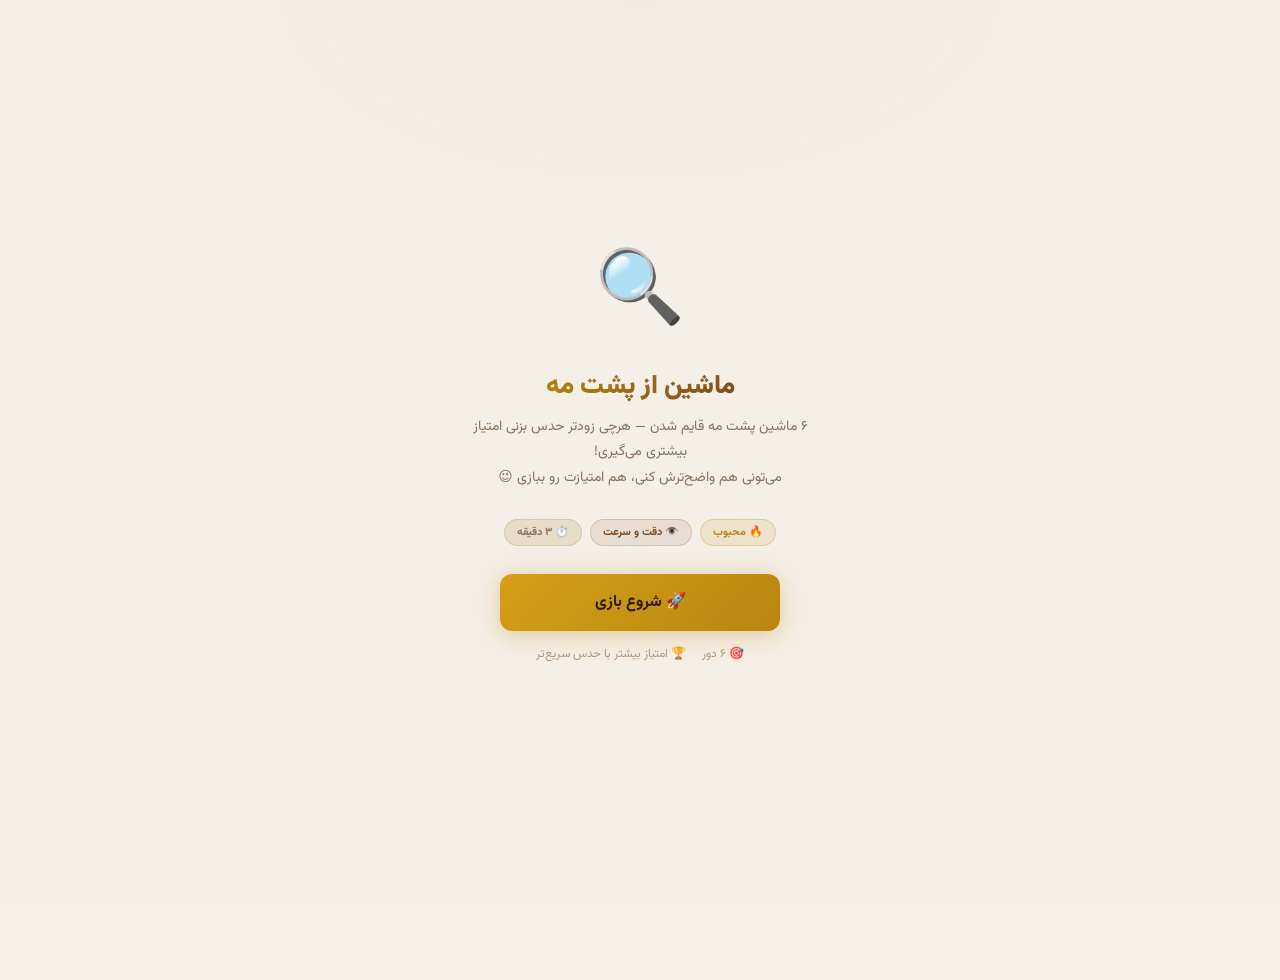
<file: games/blur/index.html>
<!DOCTYPE html>
<html lang="fa" dir="rtl">
<head>
  <meta charset="UTF-8"/>
  <meta name="viewport" content="width=device-width,initial-scale=1,maximum-scale=1"/>
  <meta name="description" content="ماشین از پشت مه — حدس بزن قبل از واضح‌شدن! | CarIQ"/>
  <title>ماشین از پشت مه | CarIQ</title>
  <link rel="stylesheet" href="../../assets/css/tokens.css"/>
  <link rel="stylesheet" href="../../assets/css/base.css"/>
  <link rel="stylesheet" href="../../assets/css/components.css"/>
  <style>
    /* ── Intro Screen ── */
    .intro {
      min-height: 100vh;
      display: flex; flex-direction: column; align-items: center; justify-content: center;
      padding: 32px 20px; text-align: center;
    }
    .intro-icon { font-size: 72px; margin-bottom: 16px; animation: pop .5s var(--ease-spring); }
    .intro-title {
      font-size: 26px; font-weight: 900; margin-bottom: 8px;
      background: linear-gradient(135deg, var(--c-gold), var(--c-accent));
      -webkit-background-clip: text; -webkit-text-fill-color: transparent;
      background-clip: text;
    }
    .intro-sub { font-size: 14px; color: var(--c-muted); line-height: 1.8; margin-bottom: 28px; max-width: 340px; }
    .intro-chips { display: flex; gap: 8px; flex-wrap: wrap; justify-content: center; margin-bottom: 28px; }
    .intro-meta { font-size: 12px; color: var(--c-muted2); margin-top: 14px; display: flex; gap: 16px; justify-content: center; }

    /* ── Blur Stage ── */
    .blur-stage {
      position: relative; aspect-ratio: 16/9;
      background: var(--c-bg3); border-radius: var(--r);
      overflow: hidden; border: 1px solid var(--c-border);
      margin-bottom: 12px;
    }
    .blur-stage img { width: 100%; height: 100%; object-fit: cover; transition: filter .7s ease; }
    .blur-stage-top {
      position: absolute; top: 10px; right: 10px; left: 10px;
      display: flex; justify-content: space-between; align-items: center;
      pointer-events: none;
    }
    .blur-stage-bottom {
      position: absolute; bottom: 0; left: 0; right: 0;
      padding: 20px 12px 10px;
      background: linear-gradient(to top, rgba(44,24,16,0.6), transparent);
      font-size: 11px; color: rgba(245,240,232,0.8); text-align: center;
    }

    /* ── Dots ── */
    .dots-row { display: flex; gap: 5px; justify-content: center; margin-bottom: 12px; }
    .dot-step { height: 4px; border-radius: 4px; flex: 1; max-width: 46px; background: var(--c-bg3); transition: all .35s; }
    .dot-step.done { background: var(--c-gold2); }
    .dot-step.now  { background: var(--c-gold3); box-shadow: 0 0 6px var(--c-gold-glow); }

    /* ── Hint button ── */
    .hint-btn {
      width: 100%; padding: 11px;
      background: transparent; border: 1px dashed var(--c-border2);
      border-radius: var(--r-sm); color: var(--c-muted);
      font-size: 12px; font-weight: 600; font-family: inherit;
      transition: all .18s; margin-bottom: 8px; cursor: pointer;
    }
    .hint-btn:not([disabled]):hover { border-color: var(--c-accent2); color: var(--c-accent); }
    .hint-btn[disabled] { opacity: .5; cursor: default; }

    /* ── Options grid (reusing .opt-grid from components.css) ── */
    .opt-grid { margin-bottom: 10px; }

    /* ── Result screen reuse ── */
    .result-wrap { padding: 0 0 40px; }
  </style>
</head>
<body>
<div class="app" id="app">

  <!-- INTRO -->
  <div id="screen-intro" class="screen active">
    <div class="intro">
      <div class="intro-icon">🔍</div>
      <h1 class="intro-title">ماشین از پشت مه</h1>
      <p class="intro-sub">
        ۶ ماشین پشت مه قایم شدن — هرچی زودتر حدس بزنی امتیاز بیشتری می‌گیری!<br>
        می‌تونی هم واضح‌ترش کنی، هم امتیازت رو ببازی 😉
      </p>
      <div class="intro-chips">
        <span class="pill pill-gold">🔥 محبوب</span>
        <span class="pill pill-accent">👁️ دقت و سرعت</span>
        <span class="pill pill-muted">⏱️ ۳ دقیقه</span>
      </div>
      <button class="btn btn-gold" id="start-btn" style="max-width:280px;font-size:16px;padding:16px">
        🚀 شروع بازی
      </button>
      <div class="intro-meta">
        <span>🎯 ۶ دور</span>
        <span>🏆 امتیاز بیشتر با حدس سریع‌تر</span>
      </div>
    </div>
  </div>

  <!-- GAME -->
  <div id="screen-game" class="screen">
    <div class="game-header" id="game-header"></div>
    <div id="game-content"></div>
  </div>

  <!-- RESULT -->
  <div id="screen-result" class="screen">
    <div class="result-wrap" id="result-content"></div>
  </div>

</div>

<script src="../../core/config.js"></script>
<script src="../../core/car-db.js"></script>
<script src="../../core/shared.js"></script>
<script src="../../core/lead-engine.js"></script>
<script src="../../assets/js/utils.js"></script>
<script>
/* ════════════════════════════════════════
   GAME META
   ════════════════════════════════════════ */
window.GAME_META = {
  id: 'blur',
  name: 'ماشین از پشت مه',
  icon: '🔍',
  rounds: 6,
  estimatedTime: '۳ دقیقه',
  viralScore: 9,
  leadQuality: 8,
};

const MAX_BLUR = 22, MIN_BLUR = 1, ROUNDS = 6;

/* ════════════════════════════════════════
   STATE
   ════════════════════════════════════════ */
let state = {
  deck: [],
  idx: 0,
  score: 0,
  blur: MAX_BLUR,
  answered: false,
  hints: 0,
  results: [],
  opts: null,
};

function resetState() {
  const all = CarIQDB.getAll();
  const deck = CarIQShared.shuffle(all).slice(0, ROUNDS);
  state = { deck, idx: 0, score: 0, blur: MAX_BLUR, answered: false, hints: 0, results: [], opts: null };
}

function pickOpts(car) {
  const all = CarIQDB.getAll();
  const others = CarIQShared.pick(all.filter(c => c.id !== car.id), 3);
  return CarIQShared.shuffle([car, ...others]);
}

/* ════════════════════════════════════════
   INIT
   ════════════════════════════════════════ */
document.addEventListener('DOMContentLoaded', () => {
  document.getElementById('start-btn').addEventListener('click', startGame);
  CarIQLeads.trackGameStart('blur');
});

function startGame() {
  resetState();
  showScreen('screen-game');
  renderRound();
}

function showScreen(id) {
  document.querySelectorAll('.screen').forEach(s => s.classList.remove('active'));
  document.getElementById(id).classList.add('active');
  window.scrollTo({ top: 0, behavior: 'smooth' });
}

/* ════════════════════════════════════════
   ROUND RENDER
   ════════════════════════════════════════ */
function renderRound() {
  if (state.idx >= state.deck.length) return showResult();

  const car = state.deck[state.idx];
  if (!state.opts) state.opts = pickOpts(car);

  // header
  const hRoot = document.getElementById('game-header');
  hRoot.innerHTML = '';
  const { header, score } = CarIQShared.buildGameHeader({
    title: '🔍 ماشین از پشت مه',
    sub: `دور ${state.idx + 1} از ${ROUNDS}`,
    onBack: () => { if (confirm('از بازی خارج بشی؟')) window.location.href = '../../index.html'; },
  });
  score.textContent = `⭐ ${state.score}`;
  hRoot.appendChild(header);

  // content
  const root = document.getElementById('game-content');
  root.innerHTML = '';

  root.appendChild(CarIQShared.buildProgress(state.idx, ROUNDS));

  // HUD
  const ok = state.results.filter(r => r.ok).length;
  const bad = state.results.filter(r => !r.ok).length;
  root.appendChild(CarIQShared.el('div', { class: 'hud' },
    CarIQShared.el('div', { class: 'hud-item ok' },
      CarIQShared.el('div', { class: 'hv' }, String(ok)),
      CarIQShared.el('div', { class: 'hl' }, 'درست')),
    CarIQShared.el('div', { class: 'hud-item bad' },
      CarIQShared.el('div', { class: 'hv' }, String(bad)),
      CarIQShared.el('div', { class: 'hl' }, 'اشتباه')),
    CarIQShared.el('div', { class: 'hud-item pts' },
      CarIQShared.el('div', { class: 'hv' }, String(state.score)),
      CarIQShared.el('div', { class: 'hl' }, 'امتیاز')),
  ));

  // dots
  const dotsRow = CarIQShared.el('div', { class: 'dots-row' });
  for (let i = 0; i < ROUNDS; i++) {
    dotsRow.appendChild(CarIQShared.el('div', {
      class: 'dot-step' + (i < state.idx ? ' done' : i === state.idx ? ' now' : ''),
    }));
  }
  root.appendChild(dotsRow);

  // stage
  const stage = CarIQShared.el('div', { class: 'blur-stage pop-in' });
  const img = CarIQShared.el('img', {
    src: car.img, alt: car.name,
    style: { filter: `blur(${state.blur}px) saturate(${state.blur > 12 ? 0.5 : 0.85})` },
  });
  img.onerror = () => { img.src = CarIQShared.svgPlaceholder(car.name); };
  const top = CarIQShared.el('div', { class: 'blur-stage-top' },
    CarIQShared.el('span', { class: 'pill pill-muted' }, car.tag || car.origin || ''),
    CarIQShared.el('span', { class: 'pill pill-gold' }, `⭐ ${state.score}`),
  );
  stage.append(img, top);
  if (state.blur <= MIN_BLUR) {
    stage.appendChild(CarIQShared.el('div', { class: 'blur-stage-bottom' }, 'تصویر واضحه — الان می‌دونی؟'));
  }
  root.appendChild(stage);

  // options
  const grid = CarIQShared.el('div', { class: 'opt-grid' });
  state.opts.forEach(o => {
    const btn = CarIQShared.el('button', { class: 'opt-btn' }, o.name);
    btn.addEventListener('click', () => answer(o, btn, grid, car));
    grid.appendChild(btn);
  });
  root.appendChild(grid);

  // hint
  const hintPts = state.hints === 0 ? 50 : state.hints === 1 ? 35 : state.hints === 2 ? 20 : 10;
  const hintBtn = CarIQShared.el('button', { class: 'hint-btn' },
    state.blur > MIN_BLUR
      ? `👁️ واضح‌تر کن — امتیازت می‌شه ${hintPts}`
      : '✅ تصویر کاملاً واضحه'
  );
  if (state.blur <= MIN_BLUR || state.answered) hintBtn.disabled = true;
  hintBtn.addEventListener('click', () => {
    state.blur = Math.max(MIN_BLUR, state.blur - 8);
    state.hints++;
    renderRound();
  });
  root.appendChild(hintBtn);
}

/* ════════════════════════════════════════
   ANSWER
   ════════════════════════════════════════ */
function answer(picked, btn, grid, car) {
  if (state.answered) return;
  state.answered = true;

  const ok = picked.id === car.id;
  const pts = ok ? (state.hints === 0 ? 50 : state.hints === 1 ? 35 : state.hints === 2 ? 20 : 10) : 0;
  state.score += pts;
  state.results.push({ name: car.name, ok, pts });

  [...grid.children].forEach(b => {
    b.disabled = true;
    if (b.textContent === car.name) b.classList.add('correct');
    else if (b === btn && !ok) b.classList.add('wrong');
  });

  const img = document.querySelector('.blur-stage img');
  if (img) { img.style.transition = 'filter .8s ease'; img.style.filter = 'none'; }

  if (ok) CarIQShared.showScoreFly(pts);

  setTimeout(() => {
    state.idx++;
    state.blur = MAX_BLUR;
    state.answered = false;
    state.hints = 0;
    state.opts = null;
    renderRound();
  }, 1600);
}

/* ════════════════════════════════════════
   RESULT
   ════════════════════════════════════════ */
function showResult() {
  const ok = state.results.filter(r => r.ok).length;
  const pct = Math.round((ok / ROUNDS) * 100);

  let emoji, rank, rankCls;
  if (pct >= 83) { emoji = '🏆'; rank = 'ماشین‌شناس افسانه‌ای!'; rankCls = 'pill-gold'; }
  else if (pct >= 50) { emoji = '🔥'; rank = 'خبره ماشین!'; rankCls = 'pill-green'; }
  else { emoji = '😅'; rank = 'تازه‌کاری — تمرین کن!'; rankCls = 'pill-muted'; }

  CarIQLeads.trackGameEnd('blur', `${ok}/${ROUNDS}`);
  CarIQLeads.mergeProfile({ blurScore: state.score, blurAccuracy: pct });

  showScreen('screen-result');
  const root = document.getElementById('result-content');
  root.innerHTML = '';

  const hero = CarIQShared.el('div', { class: 'result-hero pop-in' });
  hero.appendChild(CarIQShared.buildResultRing(pct));
  hero.appendChild(CarIQShared.el('div', { class: 'result-title' }, `${emoji} ${state.score} امتیاز`));
  hero.appendChild(CarIQShared.el('span', { class: 'pill ' + rankCls, style: { marginBottom: '10px', display: 'inline-flex' } }, rank));
  hero.appendChild(CarIQShared.el('div', { class: 'result-sub' }, `${ok} از ${ROUNDS} ماشین رو درست شناختی`));
  hero.appendChild(CarIQShared.buildStatRow([
    [ok, 'درست'],
    [ROUNDS - ok, 'اشتباه'],
    [state.score, 'امتیاز کل'],
  ]));

  // chips per round
  const chips = CarIQShared.el('div', { class: 'score-chips' });
  state.results.forEach((r, i) => {
    chips.appendChild(CarIQShared.el('span', { class: 'chip ' + (r.ok ? 'chip-ok' : 'chip-no') },
      `${i + 1}. ${r.ok ? '+' + r.pts : '✗'}`));
  });
  hero.appendChild(chips);

  root.appendChild(hero);

  // play again
  const pa = CarIQShared.el('button', { class: 'btn btn-outline mt12' }, '🔄 دوباره بازی کن');
  pa.addEventListener('click', () => { resetState(); showScreen('screen-game'); renderRound(); });
  root.appendChild(pa);

  // lead box
  const lastCarImg = state.deck.length ? state.deck[state.deck.length - 1].img : '';
  root.appendChild(CarIQShared.buildLeadBox({
    source: 'blur',
    resultText: `${ok}/${ROUNDS} — ${state.score}pts`,
    ctaMsg: `سلام! تو بازی «ماشین از پشت مه» ${ok} از ${ROUNDS} رو درست زدم و ${state.score} امتیاز گرفتم. می‌خوام درباره واردات مشورت کنم 🚗`,
    sharePayload: {
      emoji: emoji,
      imgSrc: lastCarImg,
      colorFrom: '#2c1810', colorTo: '#4a3020',
      kicker: 'نتیجه‌ی بازی «ماشین از پشت مه»',
      title: `${state.score} امتیاز`,
      subtitle: rank,
      desc: `${ok} از ${ROUNDS} ماشین رو درست شناختم`,
      stats: [
        { val: ok, label: 'درست' },
        { val: ROUNDS - ok, label: 'اشتباه' },
      ],
      text: `تو بازی «ماشین از پشت مه» ${state.score} امتیاز گرفتم و ${ok} از ${ROUNDS} ماشین رو درست شناختم! تو هم امتحان کن 🚗`,
    },
  }));
}
</script>
</body>
</html>
</file>
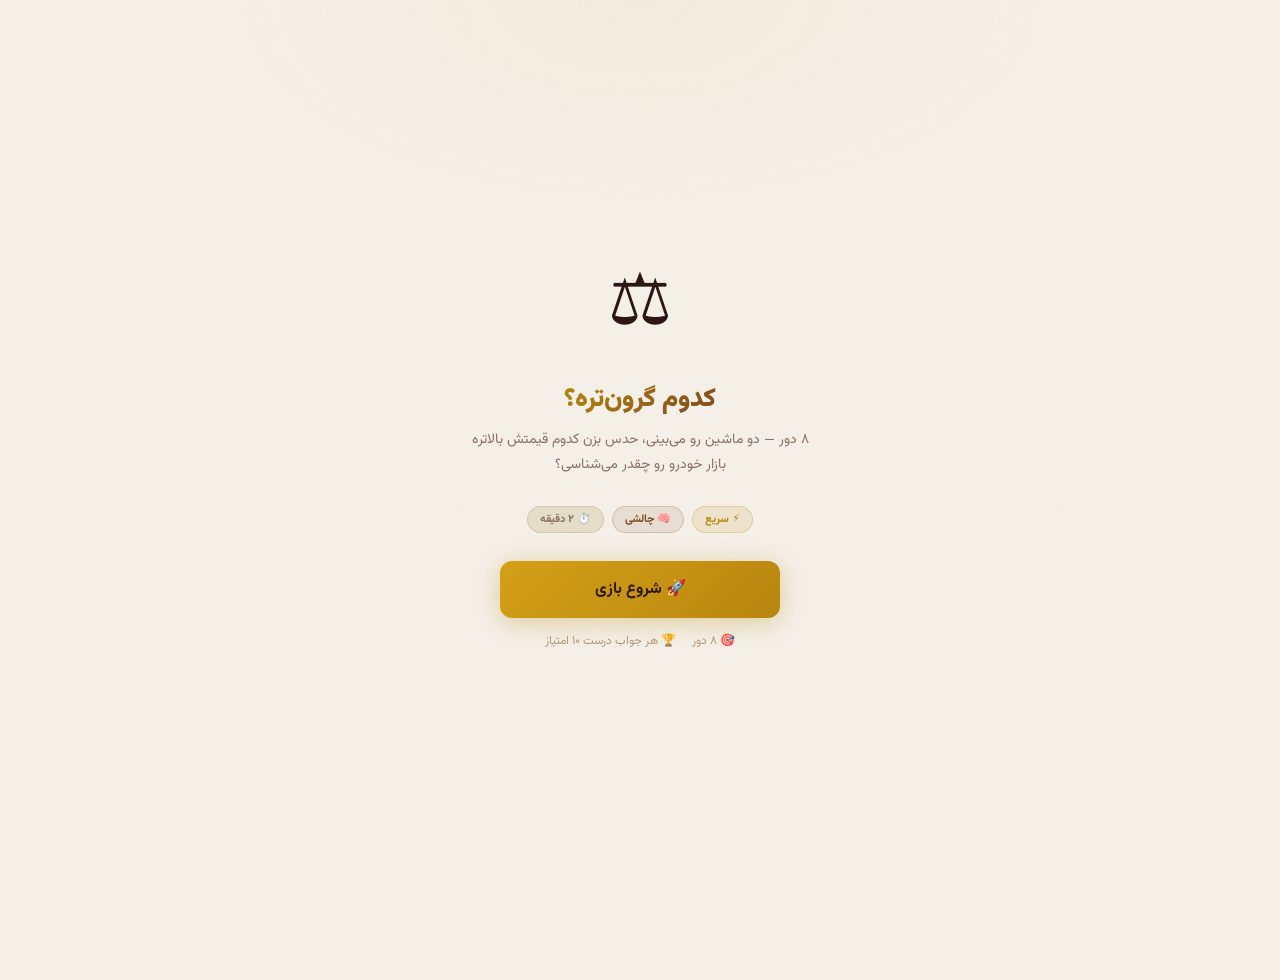
<file: games/compare/index.html>
<!DOCTYPE html>
<html lang="fa" dir="rtl">
<head>
  <meta charset="UTF-8"/>
  <meta name="viewport" content="width=device-width,initial-scale=1,maximum-scale=1"/>
  <meta name="description" content="کدوم گرون‌تره؟ — حدس بزن کدوم ماشین قیمت بالاتری داره | CarIQ"/>
  <title>کدوم گرون‌تره؟ | CarIQ</title>
  <link rel="stylesheet" href="../../assets/css/tokens.css"/>
  <link rel="stylesheet" href="../../assets/css/base.css"/>
  <link rel="stylesheet" href="../../assets/css/components.css"/>
  <style>
    /* ── Intro Screen ── */
    .intro {
      min-height: 100vh;
      display: flex; flex-direction: column; align-items: center; justify-content: center;
      padding: 32px 20px; text-align: center;
    }
    .intro-icon { font-size: 72px; margin-bottom: 16px; animation: pop .5s var(--ease-spring); }
    .intro-title {
      font-size: 26px; font-weight: 900; margin-bottom: 8px;
      background: linear-gradient(135deg, var(--c-gold), var(--c-accent));
      -webkit-background-clip: text; -webkit-text-fill-color: transparent;
      background-clip: text;
    }
    .intro-sub { font-size: 14px; color: var(--c-muted); line-height: 1.8; margin-bottom: 28px; max-width: 340px; }
    .intro-chips { display: flex; gap: 8px; flex-wrap: wrap; justify-content: center; margin-bottom: 28px; }
    .intro-meta { font-size: 12px; color: var(--c-muted2); margin-top: 14px; display: flex; gap: 16px; justify-content: center; }

    /* ── Dots ── */
    .dots-row { display: flex; gap: 5px; justify-content: center; margin-bottom: 12px; }
    .dot-step { height: 4px; border-radius: 4px; flex: 1; max-width: 46px; background: var(--c-bg3); transition: all .35s; }
    .dot-step.done { background: var(--c-gold2); }
    .dot-step.now  { background: var(--c-gold3); box-shadow: 0 0 6px var(--c-gold-glow); }

    /* ── VS layout ── */
    .compare-vs {
      display: grid; grid-template-columns: 1fr auto 1fr; gap: 10px;
      align-items: center; margin-bottom: 12px;
    }
    .compare-card {
      background: var(--c-card); border: 2px solid var(--c-border);
      border-radius: var(--r); overflow: hidden;
      cursor: pointer; transition: all .2s var(--ease-out);
    }
    .compare-card:not(.locked):hover { transform: translateY(-3px); box-shadow: var(--shadow-gold); border-color: var(--c-gold2); }
    .compare-card img { width: 100%; aspect-ratio: 4/3; object-fit: cover; }
    .compare-card-body { padding: 10px; }
    .compare-car-name { font-size: 12px; font-weight: 800; color: var(--c-text); }
    .compare-car-tag { font-size: 10px; color: var(--c-muted); margin-top: 1px; }
    .compare-card.correct-pick { border-color: var(--c-green); background: rgba(45,122,79,0.06); }
    .compare-card.wrong-pick   { border-color: var(--c-red);   background: rgba(184,50,50,0.06); }
    .compare-card.locked { cursor: default; pointer-events: none; }

    .vs-badge {
      width: 36px; height: 36px; border-radius: 50%;
      background: linear-gradient(135deg, var(--c-gold2), var(--c-gold));
      color: var(--c-on-gold); font-weight: 900; font-size: 12px;
      display: flex; align-items: center; justify-content: center;
      box-shadow: var(--shadow-gold); flex-shrink: 0;
    }

    .compare-hint { text-align: center; font-size: 12px; color: var(--c-muted); margin-bottom: 12px; }

    /* ── Feedback ── */
    .compare-feedback {
      text-align: center; padding: 12px; border-radius: var(--r-sm);
      font-size: 14px; font-weight: 700; margin-bottom: 10px;
    }
    .compare-feedback.ok  { background: rgba(45,122,79,0.1);  border: 1px solid rgba(45,122,79,0.25); color: var(--c-green); }
    .compare-feedback.bad { background: rgba(184,50,50,0.08); border: 1px solid rgba(184,50,50,0.2);  color: var(--c-red); }

    /* ── Price reveal ── */
    .compare-price-reveal { display: flex; gap: 8px; margin-bottom: 12px; }
    .price-reveal-box {
      flex: 1; background: var(--c-card2); border: 1px solid var(--c-border);
      border-radius: var(--r-sm); padding: 10px; text-align: center;
    }
    .price-reveal-box .pr-val { font-size: 14px; font-weight: 900; color: var(--c-gold); }
    .price-reveal-box .pr-lbl { font-size: 10px; color: var(--c-muted); margin-top: 2px; }
    .price-reveal-box.winner { border-color: var(--c-green); background: rgba(45,122,79,0.05); }
    .price-reveal-box.winner .pr-val { color: var(--c-green); }

    .result-wrap { padding: 0 0 40px; }

    @media(max-width:360px) {
      .compare-vs { gap: 6px; }
    }
  </style>
</head>
<body>
<div class="app" id="app">

  <!-- INTRO -->
  <div id="screen-intro" class="screen active">
    <div class="intro">
      <div class="intro-icon">⚖️</div>
      <h1 class="intro-title">کدوم گرون‌تره؟</h1>
      <p class="intro-sub">
        ۸ دور — دو ماشین رو می‌بینی، حدس بزن کدوم قیمتش بالاتره<br>
        بازار خودرو رو چقدر می‌شناسی؟
      </p>
      <div class="intro-chips">
        <span class="pill pill-gold">⚡ سریع</span>
        <span class="pill pill-accent">🧠 چالشی</span>
        <span class="pill pill-muted">⏱️ ۲ دقیقه</span>
      </div>
      <button class="btn btn-gold" id="start-btn" style="max-width:280px;font-size:16px;padding:16px">
        🚀 شروع بازی
      </button>
      <div class="intro-meta">
        <span>🎯 ۸ دور</span>
        <span>🏆 هر جواب درست ۱۰ امتیاز</span>
      </div>
    </div>
  </div>

  <!-- GAME -->
  <div id="screen-game" class="screen">
    <div class="game-header" id="game-header"></div>
    <div id="game-content"></div>
  </div>

  <!-- RESULT -->
  <div id="screen-result" class="screen">
    <div class="result-wrap" id="result-content"></div>
  </div>

</div>

<script src="../../core/config.js"></script>
<script src="../../core/car-db.js"></script>
<script src="../../core/shared.js"></script>
<script src="../../core/lead-engine.js"></script>
<script src="../../assets/js/utils.js"></script>
<script>
/* ════════════════════════════════════════
   GAME META
   ════════════════════════════════════════ */
window.GAME_META = {
  id: 'compare',
  name: 'کدوم گرون‌تره؟',
  icon: '⚖️',
  rounds: 8,
  estimatedTime: '۲ دقیقه',
  viralScore: 7,
  leadQuality: 6,
};

const ROUNDS = 8;

/* ════════════════════════════════════════
   STATE
   ════════════════════════════════════════ */
let state = {
  idx: 0,
  score: 0,
  results: [],
  answered: false,
  pair: null,
};

function carPrice(car) {
  if (car.price_iran) return car.price_iran;
  if (Array.isArray(car.price_vals) && car.price_vals.length) {
    return Math.round(car.price_vals.reduce((s, v) => s + v, 0) / car.price_vals.length);
  }
  return 0;
}

function resetState() {
  state = { idx: 0, score: 0, results: [], answered: false, pair: null };
}

function pickPair() {
  const all = CarIQDB.getAll().filter(c => carPrice(c) > 0);
  const shuffled = CarIQShared.shuffle(all);
  // avoid pairs with (near-)identical price so there's always a clear answer
  for (let i = 0; i < shuffled.length; i++) {
    for (let j = i + 1; j < shuffled.length; j++) {
      const a = shuffled[i], b = shuffled[j];
      const pa = carPrice(a), pb = carPrice(b);
      if (Math.abs(pa - pb) / Math.max(pa, pb) > 0.1) return [a, b];
    }
  }
  return [shuffled[0], shuffled[1]];
}

/* ════════════════════════════════════════
   INIT
   ════════════════════════════════════════ */
document.addEventListener('DOMContentLoaded', () => {
  document.getElementById('start-btn').addEventListener('click', startGame);
  CarIQLeads.trackGameStart('compare');
});

function startGame() {
  resetState();
  const testPool = CarIQDB.getAll().filter(c => carPrice(c) > 0);
  if (testPool.length < 2) {
    alert('برای این بازی حداقل به ۲ خودرو با قیمت ثبت‌شده نیاز داریم. لطفاً از پنل ادمین قیمت‌ها رو تکمیل کن.');
    return;
  }
  showScreen('screen-game');
  renderRound();
}

function showScreen(id) {
  document.querySelectorAll('.screen').forEach(s => s.classList.remove('active'));
  document.getElementById(id).classList.add('active');
  window.scrollTo({ top: 0, behavior: 'smooth' });
}

/* ════════════════════════════════════════
   ROUND RENDER
   ════════════════════════════════════════ */
function renderRound() {
  if (state.idx >= ROUNDS) return showResult();
  if (!state.pair) state.pair = pickPair();
  const [a, b] = state.pair;

  // header
  const hRoot = document.getElementById('game-header');
  hRoot.innerHTML = '';
  const { header, score } = CarIQShared.buildGameHeader({
    title: '⚖️ کدوم گرون‌تره؟',
    sub: `دور ${state.idx + 1} از ${ROUNDS}`,
    onBack: () => { if (confirm('از بازی خارج بشی؟')) window.location.href = '../../index.html'; },
  });
  score.textContent = `⭐ ${state.score}`;
  hRoot.appendChild(header);

  // content
  const root = document.getElementById('game-content');
  root.innerHTML = '';

  root.appendChild(CarIQShared.buildProgress(state.idx, ROUNDS));

  // HUD
  const ok = state.results.filter(r => r.ok).length;
  const bad = state.results.filter(r => !r.ok).length;
  root.appendChild(CarIQShared.el('div', { class: 'hud' },
    CarIQShared.el('div', { class: 'hud-item ok' },
      CarIQShared.el('div', { class: 'hv' }, String(ok)),
      CarIQShared.el('div', { class: 'hl' }, 'درست')),
    CarIQShared.el('div', { class: 'hud-item bad' },
      CarIQShared.el('div', { class: 'hv' }, String(bad)),
      CarIQShared.el('div', { class: 'hl' }, 'اشتباه')),
    CarIQShared.el('div', { class: 'hud-item pts' },
      CarIQShared.el('div', { class: 'hv' }, String(state.score)),
      CarIQShared.el('div', { class: 'hl' }, 'امتیاز')),
  ));

  // dots
  const dotsRow = CarIQShared.el('div', { class: 'dots-row' });
  for (let i = 0; i < ROUNDS; i++) {
    dotsRow.appendChild(CarIQShared.el('div', {
      class: 'dot-step' + (i < state.idx ? ' done' : i === state.idx ? ' now' : ''),
    }));
  }
  root.appendChild(dotsRow);

  // VS cards
  const vs = CarIQShared.el('div', { class: 'compare-vs pop-in' });
  [a, b].forEach((car, ci) => {
    const img = CarIQShared.el('img', { src: car.img, alt: car.name });
    img.onerror = () => { img.src = CarIQShared.svgPlaceholder(car.name); };
    const card = CarIQShared.el('div', { class: 'compare-card' },
      img,
      CarIQShared.el('div', { class: 'compare-card-body' },
        CarIQShared.el('div', { class: 'compare-car-name' }, car.name),
        CarIQShared.el('div', { class: 'compare-car-tag' }, (car.year ? car.year + ' — ' : '') + (car.origin || car.brand || '')),
      ),
    );
    card.addEventListener('click', () => { if (!state.answered) answer(car, a, b); });
    vs.appendChild(card);
    if (ci === 0) vs.appendChild(CarIQShared.el('div', { class: 'vs-badge' }, 'VS'));
  });
  root.appendChild(vs);

  root.appendChild(CarIQShared.el('div', { class: 'compare-hint' }, '👆 روی ماشینی که فکر می‌کنی گرون‌تره بزن'));
}

/* ════════════════════════════════════════
   ANSWER
   ════════════════════════════════════════ */
function answer(picked, a, b) {
  if (state.answered) return;
  state.answered = true;

  const pa = carPrice(a), pb = carPrice(b);
  const expensive = pa > pb ? a : b;
  const ok = picked.id === expensive.id;
  const pts = ok ? 10 : 0;
  state.score += pts;
  state.results.push({ a: a.name, b: b.name, ok, picked: picked.name, correct: expensive.name });

  const root = document.getElementById('game-content');
  const cards = root.querySelectorAll('.compare-card');
  cards.forEach((card, i) => {
    card.classList.add('locked');
    const car = i === 0 ? a : b;
    card.classList.add(car.id === expensive.id ? 'correct-pick' : 'wrong-pick');
  });

  const fb = CarIQShared.el('div', { class: 'compare-feedback ' + (ok ? 'ok' : 'bad') },
    ok ? `✅ درسته! +${pts} امتیاز` : `❌ اشتباه! ${expensive.name} گرون‌تره`);

  const priceReveal = CarIQShared.el('div', { class: 'compare-price-reveal' });
  [a, b].forEach(car => {
    const p = carPrice(car);
    const box = CarIQShared.el('div', { class: 'price-reveal-box' + (car.id === expensive.id ? ' winner' : '') },
      CarIQShared.el('div', { class: 'pr-val' }, car.price_label || CarIQUtils.numFa(p) + ' م'),
      CarIQShared.el('div', { class: 'pr-lbl' }, car.name),
    );
    priceReveal.appendChild(box);
  });

  const hintEl = root.querySelector('.compare-hint');
  hintEl.replaceWith(fb);
  fb.insertAdjacentElement('afterend', priceReveal);

  const nextBtn = CarIQShared.el('button', { class: 'btn btn-gold mt8' }, 'سوال بعدی →');
  nextBtn.addEventListener('click', () => {
    state.idx++;
    state.answered = false;
    state.pair = null;
    renderRound();
  });
  root.appendChild(nextBtn);

  if (ok) CarIQShared.showScoreFly(pts);
}

/* ════════════════════════════════════════
   RESULT
   ════════════════════════════════════════ */
function showResult() {
  const ok = state.results.filter(r => r.ok).length;
  const pct = Math.round((ok / ROUNDS) * 100);

  let emoji, rank, rankCls;
  if (pct >= 80) { emoji = '🏆'; rank = 'کارشناس بازار!'; rankCls = 'pill-gold'; }
  else if (pct >= 50) { emoji = '👍'; rank = 'بد نبودی!'; rankCls = 'pill-green'; }
  else { emoji = '😅'; rank = 'بازار رو نمی‌شناسی!'; rankCls = 'pill-muted'; }

  CarIQLeads.trackGameEnd('compare', `${ok}/${ROUNDS}`);
  CarIQLeads.mergeProfile({ compareScore: state.score, compareAccuracy: pct });

  showScreen('screen-result');
  const root = document.getElementById('result-content');
  root.innerHTML = '';

  const hero = CarIQShared.el('div', { class: 'result-hero pop-in' });
  hero.appendChild(CarIQShared.buildResultRing(pct));
  hero.appendChild(CarIQShared.el('div', { class: 'result-title' }, `${emoji} ${state.score} امتیاز`));
  hero.appendChild(CarIQShared.el('span', { class: 'pill ' + rankCls, style: { marginBottom: '10px', display: 'inline-flex' } }, rank));
  hero.appendChild(CarIQShared.el('div', { class: 'result-sub' }, `${ok} از ${ROUNDS} درست حدس زدی`));
  hero.appendChild(CarIQShared.buildStatRow([
    [ok, 'درست'],
    [ROUNDS - ok, 'اشتباه'],
    [state.score, 'امتیاز کل'],
  ]));

  const chips = CarIQShared.el('div', { class: 'score-chips' });
  state.results.forEach((r, i) => {
    chips.appendChild(CarIQShared.el('span', { class: 'chip ' + (r.ok ? 'chip-ok' : 'chip-no') },
      `${i + 1}. ${r.ok ? '✓' : '✗'}`));
  });
  hero.appendChild(chips);

  root.appendChild(hero);

  const pa = CarIQShared.el('button', { class: 'btn btn-outline mt12' }, '🔄 دوباره بازی کن');
  pa.addEventListener('click', () => { resetState(); showScreen('screen-game'); renderRound(); });
  root.appendChild(pa);

  root.appendChild(CarIQShared.buildLeadBox({
    source: 'compare',
    resultText: `${ok}/${ROUNDS} — ${state.score}pts`,
    ctaMsg: `سلام! تو بازی «کدوم گرون‌تره» ${ok} از ${ROUNDS} رو درست زدم. می‌خوام قیمت واقعی واردات رو بدونم 💰`,
    sharePayload: {
      emoji: emoji,
      imgSrc: state.pair && state.pair.length ? state.pair[0].img : (CarIQDB.getAll()[0] || {}).img,
      colorFrom: '#1a2f3a', colorTo: '#2c4a5c',
      kicker: 'نتیجه‌ی بازی «کدوم گرون‌تره؟»',
      title: `${state.score} امتیاز`,
      subtitle: rank,
      desc: `${ok} از ${ROUNDS} قیمت رو درست حدس زدم`,
      stats: [
        { val: ok, label: 'درست' },
        { val: ROUNDS - ok, label: 'اشتباه' },
      ],
      text: `تو بازی «کدوم گرون‌تره؟» ${ok} از ${ROUNDS} رو درست حدس زدم! تو بهتر حدس می‌زنی؟ ⚖️`,
    },
  }));
}
</script>
</body>
</html>
</file>
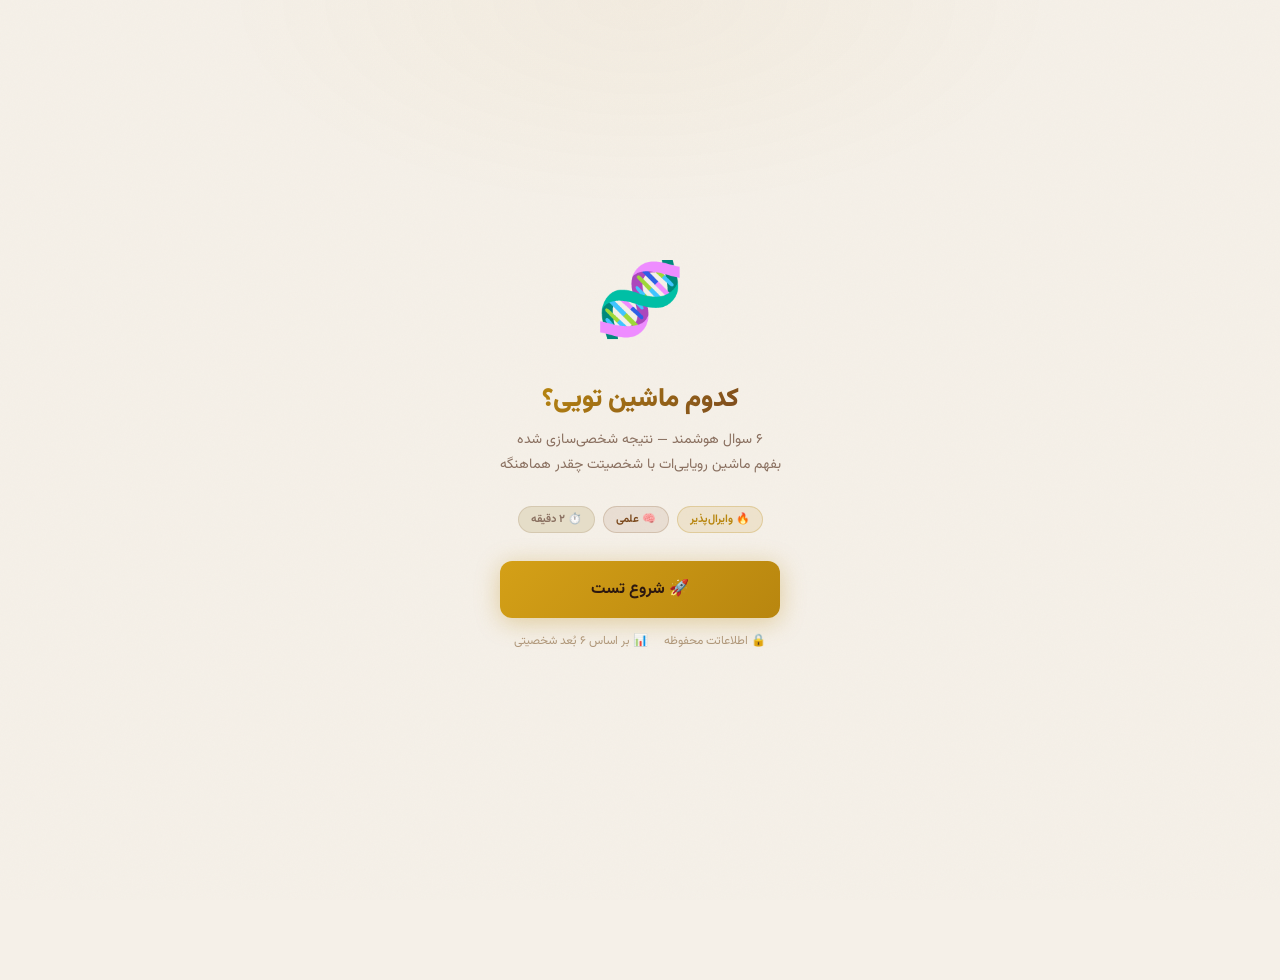
<file: games/personality/index.html>
<!DOCTYPE html>
<html lang="fa" dir="rtl">
<head>
  <meta charset="UTF-8"/>
  <meta name="viewport" content="width=device-width,initial-scale=1,maximum-scale=1"/>
  <meta name="description" content="تست شخصیت — کدوم ماشین تویی؟ | CarIQ"/>
  <title>کدوم ماشین تویی؟ | CarIQ</title>
  <link rel="stylesheet" href="../../assets/css/tokens.css"/>
  <link rel="stylesheet" href="../../assets/css/base.css"/>
  <link rel="stylesheet" href="../../assets/css/components.css"/>
  <style>
    /* ── Intro Screen ── */
    .intro {
      min-height: 100vh;
      display: flex; flex-direction: column; align-items: center; justify-content: center;
      padding: 32px 20px; text-align: center;
    }
    .intro-icon { font-size: 72px; margin-bottom: 16px; animation: pop .5s var(--ease-spring); }
    .intro-title {
      font-size: 26px; font-weight: 900; margin-bottom: 8px;
      background: linear-gradient(135deg, var(--c-gold), var(--c-accent));
      -webkit-background-clip: text; -webkit-text-fill-color: transparent;
      background-clip: text;
    }
    .intro-sub { font-size: 14px; color: var(--c-muted); line-height: 1.8; margin-bottom: 28px; max-width: 340px; }
    .intro-chips { display: flex; gap: 8px; flex-wrap: wrap; justify-content: center; margin-bottom: 28px; }
    .intro-meta {
      font-size: 12px; color: var(--c-muted2); margin-top: 14px;
      display: flex; gap: 16px; justify-content: center;
    }

    /* ── Quiz Screen ── */
    .quiz-wrap { padding: 0 0 40px; }
    .q-card {
      background: var(--c-card); border: 1.5px solid var(--c-border);
      border-radius: var(--r-lg); padding: 22px 18px;
      box-shadow: var(--shadow-md);
    }
    .q-number { font-size: 11px; font-weight: 700; color: var(--c-muted2); letter-spacing: .1em; margin-bottom: 12px; }
    .q-text { font-size: 18px; font-weight: 800; line-height: 1.65; color: var(--c-text); margin-bottom: 18px; }
    .q-options { display: flex; flex-direction: column; gap: 10px; }
    .q-opt {
      display: flex; align-items: center; gap: 12px;
      padding: 14px 16px; background: var(--c-surface);
      border: 1.5px solid var(--c-border); border-radius: var(--r-sm);
      cursor: pointer; transition: all .18s var(--ease-out);
      font-size: 14px; font-weight: 600; color: var(--c-text);
      text-align: right;
    }
    .q-opt:hover { border-color: var(--c-gold2); background: var(--c-card2); transform: translateX(-3px); }
    .q-opt:active { transform: scale(0.98); }
    .q-opt.selected { border-color: var(--c-gold); background: rgba(184,134,11,0.08); }
    .q-opt-icon { font-size: 22px; flex-shrink: 0; }
    .q-opt-text { flex: 1; }

    /* ── Result Screen ── */
    .result-wrap { padding: 0 0 40px; }

    /* کارت قابل اشتراک */
    .share-card-wrap {
      position: relative; border-radius: var(--r-lg);
      overflow: hidden; margin-bottom: 16px;
      box-shadow: var(--shadow-lg);
    }
    canvas#share-canvas {
      width: 100%; height: auto; display: block;
      border-radius: var(--r-lg);
    }
    .share-card-overlay {
      position: absolute; inset: 0;
      display: flex; align-items: flex-end;
      padding: 20px; pointer-events: none;
      background: linear-gradient(to top, rgba(44,24,16,.85) 0%, transparent 55%);
      border-radius: var(--r-lg);
    }

    /* ── Match Bars ── */
    .match-section { margin-top: 16px; }
    .match-title { font-size: 13px; font-weight: 700; color: var(--c-muted); margin-bottom: 12px; }
    .match-row { margin-bottom: 10px; }
    .match-header { display: flex; justify-content: space-between; font-size: 12px; margin-bottom: 5px; }
    .match-car-name { color: var(--c-text2); font-weight: 700; }
    .match-pct-val  { color: var(--c-gold); font-weight: 800; }
    .match-track { height: 6px; background: var(--c-bg3); border-radius: 999px; overflow: hidden; }
    .match-fill  { height: 100%; background: linear-gradient(90deg, var(--c-gold2), var(--c-gold3)); border-radius: 999px; width: 0; transition: width .8s var(--ease-out); }

    /* ── Trait Chips ── */
    .traits { display: flex; flex-wrap: wrap; gap: 7px; margin: 14px 0; justify-content: center; }
    .trait-chip {
      padding: 5px 13px; border-radius: 999px;
      background: rgba(184,134,11,0.12); color: var(--c-gold);
      border: 1px solid rgba(184,134,11,0.25);
      font-size: 12px; font-weight: 700;
    }

    /* ── Radar ── */
    .radar-wrap { display: flex; justify-content: center; margin: 16px 0; }
    canvas#radar-canvas { width: 200px; height: 200px; }
  </style>
</head>
<body>
<div class="app" id="app">

  <!-- INTRO -->
  <div id="screen-intro" class="screen active">
    <div class="intro">
      <div class="intro-icon">🧬</div>
      <h1 class="intro-title">کدوم ماشین تویی؟</h1>
      <p class="intro-sub">
        ۶ سوال هوشمند — نتیجه شخصی‌سازی شده<br>
        بفهم ماشین رویایی‌ات با شخصیتت چقدر هماهنگه
      </p>
      <div class="intro-chips">
        <span class="pill pill-gold">🔥 وایرال‌پذیر</span>
        <span class="pill pill-accent">🧠 علمی</span>
        <span class="pill pill-muted">⏱️ ۲ دقیقه</span>
      </div>
      <button class="btn btn-gold" id="start-btn" style="max-width:280px;font-size:16px;padding:16px">
        🚀 شروع تست
      </button>
      <div class="intro-meta">
        <span>🔒 اطلاعاتت محفوظه</span>
        <span>📊 بر اساس ۶ بُعد شخصیتی</span>
      </div>
    </div>
  </div>

  <!-- QUIZ -->
  <div id="screen-quiz" class="screen">
    <div class="game-header" id="quiz-header"></div>
    <div class="quiz-wrap" id="quiz-content"></div>
  </div>

  <!-- RESULT -->
  <div id="screen-result" class="screen">
    <div class="result-wrap" id="result-content"></div>
  </div>

</div>

<!-- Share Modal -->
<div class="modal-overlay" id="share-modal">
  <div class="modal-sheet">
    <div class="modal-handle"></div>
    <div class="modal-title">📤 اشتراک‌گذاری نتیجه</div>
    <div class="modal-sub">کارت شخصیتی‌ات رو با دوستات به اشتراک بذار</div>
    <div id="share-preview-wrap" style="margin-bottom:14px"></div>
    <div class="share-channels">
      <div class="share-channel" id="sh-download">
        <div class="share-channel-icon">💾</div>
        <div><div class="share-channel-label">دانلود کارت (استوری ۱۶:۹)</div><div class="share-channel-sub" id="sh-dl-sub">ذخیره کن و در استوری بذار</div></div>
      </div>
      <div class="share-channel" id="sh-tg">
        <div class="share-channel-icon">✈️</div>
        <div><div class="share-channel-label">تلگرام</div><div class="share-channel-sub">ارسال به دوستان</div></div>
      </div>
      <div class="share-channel" id="sh-wa">
        <div class="share-channel-icon">💬</div>
        <div><div class="share-channel-label">واتساپ</div><div class="share-channel-sub">استاتوس یا پیام</div></div>
      </div>
      <div class="share-channel" id="sh-copy">
        <div class="share-channel-icon">📋</div>
        <div><div class="share-channel-label">کپی متن</div><div class="share-channel-sub" id="sh-copy-sub">کپی نتیجه + لینک</div></div>
      </div>
    </div>
    <button class="modal-close" id="share-modal-close">بستن</button>
  </div>
</div>

<script src="../../core/config.js"></script>
<script src="../../core/car-db.js"></script>
<script src="../../core/shared.js"></script>
<script src="../../core/lead-engine.js"></script>
<script src="../../assets/js/utils.js"></script>
<script>
/* ════════════════════════════════════════
   GAME META — توسعه‌دهنده فقط این بخش را
   و بخش GAME_LOGIC نیاز دارد
   ════════════════════════════════════════ */
window.GAME_META = {
  id: 'personality',
  name: 'کدوم ماشین تویی؟',
  icon: '🧬',
  rounds: 6,
  estimatedTime: '۲ دقیقه',
  viralScore: 10,
  leadQuality: 9,
};

/* ════════════════════════════════════════
   QUESTIONS
   ════════════════════════════════════════ */
const QUESTIONS = [
  {
    q: '💰 بودجه‌ات برای ماشین رویاییت حدوداً چقدره؟',
    opts: [
      { t: 'تا ۳ میلیارد — عاقلانه',        i: '💵', s: { tucson:3, sportage:2 },                 profile: { budget:'low'   } },
      { t: '۳ تا ۸ میلیارد — معقول',         i: '💴', s: { tucson:2, tesla3:2, sportage:1 },        profile: { budget:'mid'   } },
      { t: '۸ تا ۱۵ میلیارد — لوکس',         i: '💶', s: { prado:2, bmw_x5:3, lx600:1 },           profile: { budget:'high'  } },
      { t: 'بالای ۱۵ میلیارد — بهترین',       i: '💎', s: { gclass:3, lc300:3, lx600:2, cayenne:2 }, profile: { budget:'vhigh' } },
    ]
  },
  {
    q: '🧬 اگه فقط یه کلمه شخصیتت رو توصیف کنه، کدومه؟',
    opts: [
      { t: 'رهبر — قوی و تأثیرگذار',    i: '🦁', s: { lc300:3, gclass:2 },          profile: { persona:'leader'   } },
      { t: 'کاشف — ماجراجو و آزاد',     i: '⛰️', s: { prado:3, lc300:2 },           profile: { persona:'explorer' } },
      { t: 'نوآور — تکنولوژی‌دوست',     i: '🚀', s: { tesla3:3, bmw_x5:2 },         profile: { persona:'innovator'} },
      { t: 'هوشمند — عملگرا و متعادل',  i: '🎯', s: { tucson:3, sportage:2 },       profile: { persona:'smart'    } },
    ]
  },
  {
    q: '🗺️ آخر هفته‌ات معمولاً کجاست؟',
    opts: [
      { t: 'کافه و مراکز خرید شهر',    i: '☕', s: { tesla3:2, bmw_x5:2, tucson:1 }, profile: { drive:'city'    } },
      { t: 'جاده و شهرهای اطراف',       i: '🛣️', s: { tucson:2, sportage:2 },        profile: { drive:'road'    } },
      { t: 'کمپ و طبیعت‌گردی',         i: '🏕️', s: { prado:3, lc300:2 },            profile: { drive:'offroad' } },
      { t: 'کوه و مسیرهای سخت',        i: '🏔️', s: { lc300:3, prado:2, gclass:1 },  profile: { drive:'extreme' } },
    ]
  },
  {
    q: '🌟 وقتی ماشین می‌بینی، اول چشمت کجاست؟',
    opts: [
      { t: 'قدرت موتور و عملکرد',       i: '⚙️', s: { lc300:2, bmw_x5:3, cayenne:3 }, profile: { focus:'performance' } },
      { t: 'طراحی و ظاهر مدرن',         i: '🎨', s: { tesla3:3, sportage:2 },          profile: { focus:'design'      } },
      { t: 'برند و اعتبار',             i: '🏆', s: { gclass:3, bmw_x5:2, lx600:2 },   profile: { focus:'brand'       } },
      { t: 'فضا، راحتی، امنیت',         i: '👨‍👩‍👧', s: { prado:3, tucson:2, lc300:1 },   profile: { focus:'family'      } },
    ]
  },
  {
    q: '⚡ به تکنولوژی ماشین چقدر اهمیت می‌دی؟',
    opts: [
      { t: 'همه‌چیز باید هوشمند باشه',  i: '🤖', s: { tesla3:3, bmw_x5:2 },           profile: { tech:'max'    } },
      { t: 'مهمه، ولی دوام مهم‌تره',    i: '⚖️', s: { lc300:2, prado:2, lx600:2 },    profile: { tech:'mid'    } },
      { t: 'برام اهمیت زیادی نداره',    i: '🔧', s: { gclass:2, tucson:1 },             profile: { tech:'low'    } },
      { t: 'تکنولوژی = آینده‌نگری',     i: '🌐', s: { tesla3:3, sportage:1 },          profile: { tech:'future' } },
    ]
  },
  {
    q: '🎭 دوستات چطور توصیفت می‌کنن؟',
    opts: [
      { t: 'باکلاس و شیک‌پوش',          i: '👑', s: { gclass:3, bmw_x5:2, lx600:2 }, profile: { image:'elite'    } },
      { t: 'ساده و بی‌تکلف',            i: '😊', s: { tucson:3, sportage:2 },          profile: { image:'simple'   } },
      { t: 'جسور و ماجراجو',            i: '🔥', s: { lc300:3, prado:2 },             profile: { image:'bold'     } },
      { t: 'خلاق و متفاوت',             i: '💡', s: { tesla3:3, sportage:1 },          profile: { image:'creative' } },
    ]
  },
];

/* ═══════════════════════════════════════
   CAR PERSONALITY TYPES
   ═══════════════════════════════════════ */
/* ═══════════════════════════════════════
   امتیازدهی بر اساس dims (نه شناسه ثابت)
   ═══════════════════════════════════════ */
const PROFILE_DIMS_WEIGHTS = {
  budget:  { low:{economy:3}, mid:{economy:1,luxury:1}, high:{luxury:2,family:1}, vhigh:{luxury:3,sport:1} },
  persona: { leader:{luxury:2,offroad:1}, explorer:{offroad:3}, innovator:{tech:3}, smart:{economy:2,tech:1} },
  drive:   { city:{tech:1,economy:1}, road:{economy:2}, offroad:{offroad:3}, extreme:{offroad:3,sport:1} },
  focus:   { performance:{sport:3}, design:{tech:2,sport:1}, brand:{luxury:3}, family:{family:3} },
  tech:    { max:{tech:3}, mid:{tech:1,family:1}, low:{economy:1}, future:{tech:3,economy:1} },
  image:   { elite:{luxury:3}, simple:{economy:2}, bold:{offroad:2,sport:1}, creative:{tech:2} },
};

const TYPE_LABELS = {
  adventurer:'ماجراجوی قدرتمند',
  family:'خانواده‌دوست وقور',
  urbanpro:'حرفه‌ای شهری',
  elite:'نخبه موفق',
  balanced:'متعادل هوشمند',
  techie:'آینده‌نگر تکنو',
  quality:'کیفیت‌دوست آرام',
  trendy:'خلاق و ترندی',
  sporty:'اسپرت‌پسند خاص',
};

const PALETTE = [
  ['#8B4513','#D2691E'],
  ['#2F4F2F','#3CB371'],
  ['#1a3a5c','#2e6da4'],
  ['#1a1a1a','#4a4a4a'],
  ['#2e6b5e','#4ab5a0'],
  ['#1a4a7c','#2e82c8'],
  ['#2d5a3d','#4a9e6a'],
  ['#5c2d6e','#9e4abf'],
  ['#6e1a1a','#bf2a2a'],
];

const DEFAULT_DIMS = {
  luxury:5,
  offroad:5,
  family:5,
  tech:5,
  economy:5,
  sport:5
};

function buildCarTypesFromDB() {
  const types = {};

  CarIQDB.getAll().forEach((car, i) => {

    const [cf, ct] = PALETTE[i % PALETTE.length];

    types[car.id] = {
      id: car.id,
      emoji: car.personality?.emoji || '🚗',
      name: car.name,
      type_name: TYPE_LABELS[car.personality?.type] || car.tag || 'خاص خودت',
      desc: car.personality?.desc || car.fun_fact || '',
      traits: (car.hints || []).slice(0, 4),
      color_from: cf,
      color_to: ct,
      radar: car.dims || DEFAULT_DIMS,
      dims: car.dims || DEFAULT_DIMS,
    };

  });

  return types;
}

/* ═══════════════════════════════════════
   STATE
   ═══════════════════════════════════════ */
let state = {
  qIndex: 0,
  scores: {},
  resultCar: null,
  canvas: null,
};

/* ═══════════════════════════════════════
   INIT
   ═══════════════════════════════════════ */
document.addEventListener('DOMContentLoaded', async () => {
  // اول از شیت آپدیت بگیر، بعد اجازه بده بازی شروع شه
  await CarIQDB.syncFromSheet();

  // init dims accumulator
  state.dimsWanted = { luxury:0, offroad:0, family:0, tech:0, economy:0, sport:0 };

  // start button
  document.getElementById('start-btn').addEventListener('click', startQuiz);

  // track
  CarIQLeads.trackGameStart('personality');
});

/* ═══════════════════════════════════════
   QUIZ
   ═══════════════════════════════════════ */
function startQuiz() {
  showScreen('screen-quiz');
  renderQuestion();
}

function showScreen(id) {
  document.querySelectorAll('.screen').forEach(s => s.classList.remove('active'));
  document.getElementById(id).classList.add('active');
  window.scrollTo({ top:0, behavior:'smooth' });
}

function renderQuestion() {
  const root  = document.getElementById('quiz-content');
  const hRoot = document.getElementById('quiz-header');
  const q     = QUESTIONS[state.qIndex];
  const pct   = (state.qIndex / QUESTIONS.length) * 100;

  // header
  hRoot.innerHTML = '';
  const { header, score } = CarIQShared.buildGameHeader({
    title: 'کدوم ماشین تویی؟',
    sub: `سوال ${state.qIndex + 1} از ${QUESTIONS.length}`,
    onBack: () => { if (confirm('از تست خارج بشی؟')) window.location.href='../../index.html'; },
  });
  hRoot.appendChild(header);

  // content
  root.innerHTML = '';
  root.appendChild(CarIQShared.buildProgress(state.qIndex, QUESTIONS.length));

  const card = CarIQShared.el('div', { class: 'q-card pop-in' });

  const qNum = CarIQShared.el('div', { class: 'q-number' },
    `سوال ${state.qIndex + 1} از ${QUESTIONS.length}`
  );
  const qText = CarIQShared.el('div', { class: 'q-text' }, q.q);

  const opts = CarIQShared.el('div', { class: 'q-options' });
  q.opts.forEach((opt, i) => {
    const b = CarIQShared.el('div', { class: 'q-opt' },
      CarIQShared.el('span', { class: 'q-opt-icon' }, opt.i),
      CarIQShared.el('span', { class: 'q-opt-text' }, opt.t),
    );
    b.addEventListener('click', () => selectOption(opt, b, opts));
    opts.appendChild(b);
  });

  card.append(qNum, qText, opts);
  root.appendChild(card);
}

function selectOption(opt, el, opts) {
  // visual feedback
  [...opts.children].forEach(c => c.classList.remove('selected'));
  el.classList.add('selected');

  // score (بر اساس dims)
  Object.entries(opt.profile || {}).forEach(([key, val]) => {
    const weights = (PROFILE_DIMS_WEIGHTS[key] || {})[val] || {};
    Object.entries(weights).forEach(([dim, w]) => {
      state.dimsWanted[dim] = (state.dimsWanted[dim] || 0) + w;
    });
  });

  // profile
  CarIQLeads.mergeProfile(opt.profile || {});

  // next
  setTimeout(() => {
    state.qIndex++;
    if (state.qIndex >= QUESTIONS.length) showResult();
    else renderQuestion();
  }, 400);
}

/* ═══════════════════════════════════════
   RESULT
   ═══════════════════════════════════════ */
function showResult() {
  const CAR_TYPES = buildCarTypesFromDB();
  const DIM_KEYS = ['luxury','offroad','family','tech','economy','sport'];
  const sorted = CarIQDB.getAll().map(c => {
    const dims = c.dims || DEFAULT_DIMS;
    const score = DIM_KEYS.reduce((s, k) => s + (dims[k] || 0) * (state.dimsWanted[k] || 0), 0);
    return [c.id, score];
  }).sort((a, b) => b[1] - a[1]);
  const [winId] = sorted[0];
  const car = CAR_TYPES[winId];
  state.resultCar = car;

  // track
  CarIQLeads.trackGameEnd('personality', car.name);
  CarIQLeads.mergeProfile({ persResult: winId, persCar: car.name });

  showScreen('screen-result');
  const root = document.getElementById('result-content');
  root.innerHTML = '';

  // ── draw canvas card ──
  const canvasWrap = buildShareCardCanvas(car);
  root.appendChild(canvasWrap);

  // ── result hero text ──
  const hero = CarIQShared.el('div', { class: 'result-hero pop-in' });

  const carImg = CarIQDB.getById(car.id);
  if (carImg?.img) {
    const ci = CarIQShared.el('img', { class: 'result-car-img', src: carImg.img, alt: car.name });
    ci.onerror = () => ci.remove();
    hero.appendChild(ci);
  }

  const total = sorted.reduce((s,[,v]) => s+v, 0);
  const topPct = total > 0 ? Math.round(sorted[0][1] / total * 100) : 0;

  const ring = CarIQShared.buildResultRing(topPct);
  hero.appendChild(ring);
  hero.appendChild(CarIQShared.el('div', { class: 'result-title' }, `${car.emoji} ${car.name}`));

  const badge = CarIQShared.el('span', { class: 'pill pill-gold', style: { marginBottom:'10px', display:'inline-flex' } }, car.type_name);
  hero.appendChild(badge);
  hero.appendChild(CarIQShared.el('div', { class: 'result-sub' }, car.desc));

  // traits
  const traits = CarIQShared.el('div', { class: 'traits' });
  car.traits.forEach(t => {
    traits.appendChild(CarIQShared.el('span', { class: 'trait-chip' }, t));
  });
  hero.appendChild(traits);

  // match bars
  const matchSec = CarIQShared.el('div', { class: 'match-section' });
  matchSec.appendChild(CarIQShared.el('div', { class: 'match-title' }, '📊 تطابق شخصیت با ماشین‌ها'));
  sorted.slice(0, 4).forEach(([id, val]) => {
    const c = CAR_TYPES[id]; if (!c) return;
    const pct = total > 0 ? Math.round(val / total * 100) : 0;
    const row = CarIQShared.el('div', { class: 'match-row' });
    const hdr = CarIQShared.el('div', { class: 'match-header' });
    hdr.appendChild(CarIQShared.el('span', { class: 'match-car-name' }, `${c.emoji} ${c.name}`));
    hdr.appendChild(CarIQShared.el('span', { class: 'match-pct-val' }, pct + '%'));
    const track = CarIQShared.el('div', { class: 'match-track' });
    const fill  = CarIQShared.el('div', { class: 'match-fill' });
    track.appendChild(fill);
    row.append(hdr, track);
    matchSec.appendChild(row);
    setTimeout(() => { fill.style.width = pct + '%'; }, 100);
  });
  hero.appendChild(matchSec);

  // radar
  hero.appendChild(buildRadar(car.radar));

  root.appendChild(hero);

  // CTA
  const cfg = CarIQConfig.get();
  root.appendChild(CarIQShared.buildLeadBox({
    source: 'personality',
    resultText: car.name,
    ctaMsg: `سلام! تو تست شخصیت CarIQ نتیجه‌ام ${car.name} (${car.type_name}) شد. می‌خوام درباره واردات مشورت کنم.`,
    sharePayload: {
      emoji: car.emoji,
      text: `تو تست «کدوم ماشین تویی؟» نتیجه‌ام شد: ${car.name} (${car.type_name}) — تو هم ببین ماشین تو کیه 🚗`,
    },
  }));

  // play again
  const pa = CarIQShared.el('button', { class: 'btn btn-outline mt12' }, '🔄 دوباره تست کن');
  pa.addEventListener('click', () => {
    state = { qIndex:0, dimsWanted:{ luxury:0, offroad:0, family:0, tech:0, economy:0, sport:0 }, resultCar:null, canvas:null };
    showScreen('screen-intro');
  });
  root.appendChild(pa);

  // setup share modal
  setupShareModal(car);
}

/* ═══════════════════════════════════════
   CANVAS SHARE CARD (16:9)
   ═══════════════════════════════════════ */
function buildShareCardCanvas(car) {
  const W = 800, H = 450;   // 16:9
  const canvas = document.createElement('canvas');
  canvas.id = 'share-canvas';
  canvas.width = W; canvas.height = H;
  canvas.style.cssText = 'width:100%;height:auto;display:block;border-radius:14px;';

  const ctx = canvas.getContext('2d');

  // background gradient
  const grd = ctx.createLinearGradient(0, 0, W, H);
  grd.addColorStop(0, car.color_from);
  grd.addColorStop(1, car.color_to);
  ctx.fillStyle = grd;
  ctx.fillRect(0, 0, W, H);

  // subtle grain
  ctx.globalAlpha = 0.04;
  for (let i = 0; i < 8000; i++) {
    ctx.fillStyle = Math.random() > .5 ? '#fff' : '#000';
    ctx.fillRect(Math.random()*W, Math.random()*H, 1, 1);
  }
  ctx.globalAlpha = 1;

  // left dark overlay
  const ov = ctx.createLinearGradient(0,0,W*0.55,0);
  ov.addColorStop(0, 'rgba(0,0,0,.65)');
  ov.addColorStop(1, 'rgba(0,0,0,0)');
  ctx.fillStyle = ov;
  ctx.fillRect(0,0,W,H);

  // car image (async — draw placeholder first)
  const carData = CarIQDB.getById(car.id);
  if (carData?.img) {
    const imgEl = new Image();
    imgEl.crossOrigin = 'anonymous';
    imgEl.onload = () => {
      ctx.save();
      ctx.globalAlpha = 0.55;
      // draw on right side
      const iH = H, iW = iH * 16/9;
      ctx.drawImage(imgEl, W - iW*0.7, 0, iW*0.7, iH);
      ctx.restore();
      // re-draw text on top
      drawCardText(ctx, car, W, H);
    };
    imgEl.src = carData.img;
  }
  drawCardText(ctx, car, W, H);

  state.canvas = canvas;
  const wrap = document.createElement('div');
  wrap.className = 'share-card-wrap';
  wrap.appendChild(canvas);
  return wrap;
}

function drawCardText(ctx, car, W, H) {
  const pad = 40;
  // brand
  ctx.font = 'bold 18px Vazirmatn, sans-serif';
  ctx.fillStyle = 'rgba(255,255,255,0.5)';
  ctx.textAlign = 'right';
  ctx.fillText('CarIQ — تست شخصیت', W - pad, pad + 12);

  // emoji
  ctx.font = '64px serif';
  ctx.textAlign = 'right';
  ctx.fillText(car.emoji, W - pad, H * 0.38);

  // type name
  ctx.font = 'bold 22px Vazirmatn, sans-serif';
  ctx.fillStyle = 'rgba(255,220,100,0.9)';
  ctx.textAlign = 'right';
  ctx.fillText(car.type_name, W - pad, H * 0.52);

  // car name
  ctx.font = 'bold 30px Vazirmatn, sans-serif';
  ctx.fillStyle = '#ffffff';
  ctx.textAlign = 'right';
  ctx.fillText(car.name, W - pad, H * 0.65);

  // desc (wrap)
  ctx.font = '16px Vazirmatn, sans-serif';
  ctx.fillStyle = 'rgba(255,255,255,0.65)';
  const descLines = wrapText(ctx, car.desc.slice(0, 80), W * 0.55, 16);
  descLines.forEach((line, i) => {
    ctx.fillText(line, W - pad, H * 0.75 + i * 22);
  });

  // watermark
  ctx.font = 'bold 14px Vazirmatn, sans-serif';
  ctx.fillStyle = 'rgba(255,255,255,0.3)';
  ctx.textAlign = 'left';
  ctx.fillText('@pouriabh | cariq.ir', pad, H - 20);
}

function wrapText(ctx, text, maxWidth, fontSize) {
  const words = text.split(' '), lines = [];
  let line = '';
  for (const w of words) {
    const test = line ? line + ' ' + w : w;
    if (ctx.measureText(test).width > maxWidth && line) {
      lines.push(line); line = w;
    } else { line = test; }
  }
  if (line) lines.push(line);
  return lines.slice(0, 2);
}

/* ═══════════════════════════════════════
   RADAR CHART
   ═══════════════════════════════════════ */
function buildRadar(dims) {
  const W = 200, H = 200, R = 80, CX = W/2, CY = H/2;
  const labels  = ['لوکس','آفرود','خانواده','تکنو','اقتصادی','اسپرت'];
  const keys    = ['luxury','offroad','family','tech','economy','sport'];
  const maxVal  = 10;
  const angles  = keys.map((_, i) => (Math.PI * 2 * i / keys.length) - Math.PI/2);

  const canvas = document.createElement('canvas');
  canvas.width = W; canvas.height = H;
  canvas.style.cssText = 'width:200px;height:200px;';
  const ctx = canvas.getContext('2d');

  // grid
  [.2,.4,.6,.8,1].forEach(r => {
    ctx.beginPath();
    angles.forEach((a,i) => {
      const x = CX + Math.cos(a) * R * r;
      const y = CY + Math.sin(a) * R * r;
      i === 0 ? ctx.moveTo(x,y) : ctx.lineTo(x,y);
    });
    ctx.closePath();
    ctx.strokeStyle = 'rgba(184,134,11,0.2)';
    ctx.lineWidth = 1;
    ctx.stroke();
  });

  // axes
  angles.forEach(a => {
    ctx.beginPath();
    ctx.moveTo(CX, CY);
    ctx.lineTo(CX + Math.cos(a)*R, CY + Math.sin(a)*R);
    ctx.strokeStyle = 'rgba(184,134,11,0.15)';
    ctx.stroke();
  });

  // data polygon
  ctx.beginPath();
  keys.forEach((k, i) => {
    const val = (dims[k] || 0) / maxVal;
    const x = CX + Math.cos(angles[i]) * R * val;
    const y = CY + Math.sin(angles[i]) * R * val;
    i === 0 ? ctx.moveTo(x,y) : ctx.lineTo(x,y);
  });
  ctx.closePath();
  ctx.fillStyle   = 'rgba(184,134,11,0.2)';
  ctx.strokeStyle = 'rgba(184,134,11,0.8)';
  ctx.lineWidth   = 2;
  ctx.fill(); ctx.stroke();

  // labels
  ctx.font = '10px Vazirmatn, sans-serif';
  ctx.fillStyle = 'rgba(44,24,16,0.7)';
  ctx.textAlign = 'center';
  labels.forEach((lbl, i) => {
    const x = CX + Math.cos(angles[i]) * (R + 16);
    const y = CY + Math.sin(angles[i]) * (R + 16) + 4;
    ctx.fillText(lbl, x, y);
  });

  const wrap = document.createElement('div');
  wrap.className = 'radar-wrap';
  wrap.appendChild(canvas);
  return wrap;
}

/* ═══════════════════════════════════════
   SHARE MODAL
   ═══════════════════════════════════════ */
function setupShareModal(car) {
  const cfg = CarIQConfig.get();
  const shareText = `${car.emoji} من تو تست «کدوم ماشین تویی؟» ${car.name} (${car.type_name}) شدم!\nتو هم ببین ماشین تو کیه 🚗\n\nCarIQ | ${cfg.contact.telegram}`;

  // inject canvas preview
  const prevWrap = document.getElementById('share-preview-wrap');
  if (state.canvas) {
    const clone = document.createElement('canvas');
    clone.width = state.canvas.width; clone.height = state.canvas.height;
    clone.style.cssText = 'width:100%;height:auto;border-radius:10px;';
    clone.getContext('2d').drawImage(state.canvas, 0, 0);
    prevWrap.innerHTML = ''; prevWrap.appendChild(clone);
  }

  // open
  document.querySelectorAll('[data-open-share]').forEach(b => b.addEventListener('click', () => {
    document.getElementById('share-modal').classList.add('open');
  }));

  // find the btn built by lead-box
  setTimeout(() => {
    const shareBtns = document.querySelectorAll('.btn-share');
    shareBtns.forEach(b => {
      b.addEventListener('click', () => document.getElementById('share-modal').classList.add('open'));
    });
  }, 300);

  // download
  document.getElementById('sh-download').addEventListener('click', () => {
    if (!state.canvas) return;
    const link = document.createElement('a');
    link.download = `cariq_personality_${car.id}.png`;
    link.href = state.canvas.toDataURL('image/png');
    link.click();
    document.getElementById('sh-dl-sub').textContent = '✅ دانلود شد! در استوری بذار';
  });

  // telegram
  document.getElementById('sh-tg').addEventListener('click', () => {
    window.open(`https://t.me/share/url?url=${encodeURIComponent(location.href)}&text=${encodeURIComponent(shareText)}`, '_blank');
  });

  // whatsapp
  document.getElementById('sh-wa').addEventListener('click', () => {
    window.open(`https://wa.me/?text=${encodeURIComponent(shareText + '\n' + location.href)}`, '_blank');
  });

  // copy
  document.getElementById('sh-copy').addEventListener('click', () => {
    navigator.clipboard?.writeText(shareText + '\n' + location.href).catch(() => {});
    document.getElementById('sh-copy-sub').textContent = '✅ کپی شد!';
    setTimeout(() => document.getElementById('sh-copy-sub').textContent = 'کپی نتیجه + لینک', 2500);
  });

  // close
  document.getElementById('share-modal-close').addEventListener('click', () => {
    document.getElementById('share-modal').classList.remove('open');
  });
  document.getElementById('share-modal').addEventListener('click', e => {
    if (e.target.id === 'share-modal') e.target.classList.remove('open');
  });
}
</script>
</body>
</html>
</file>
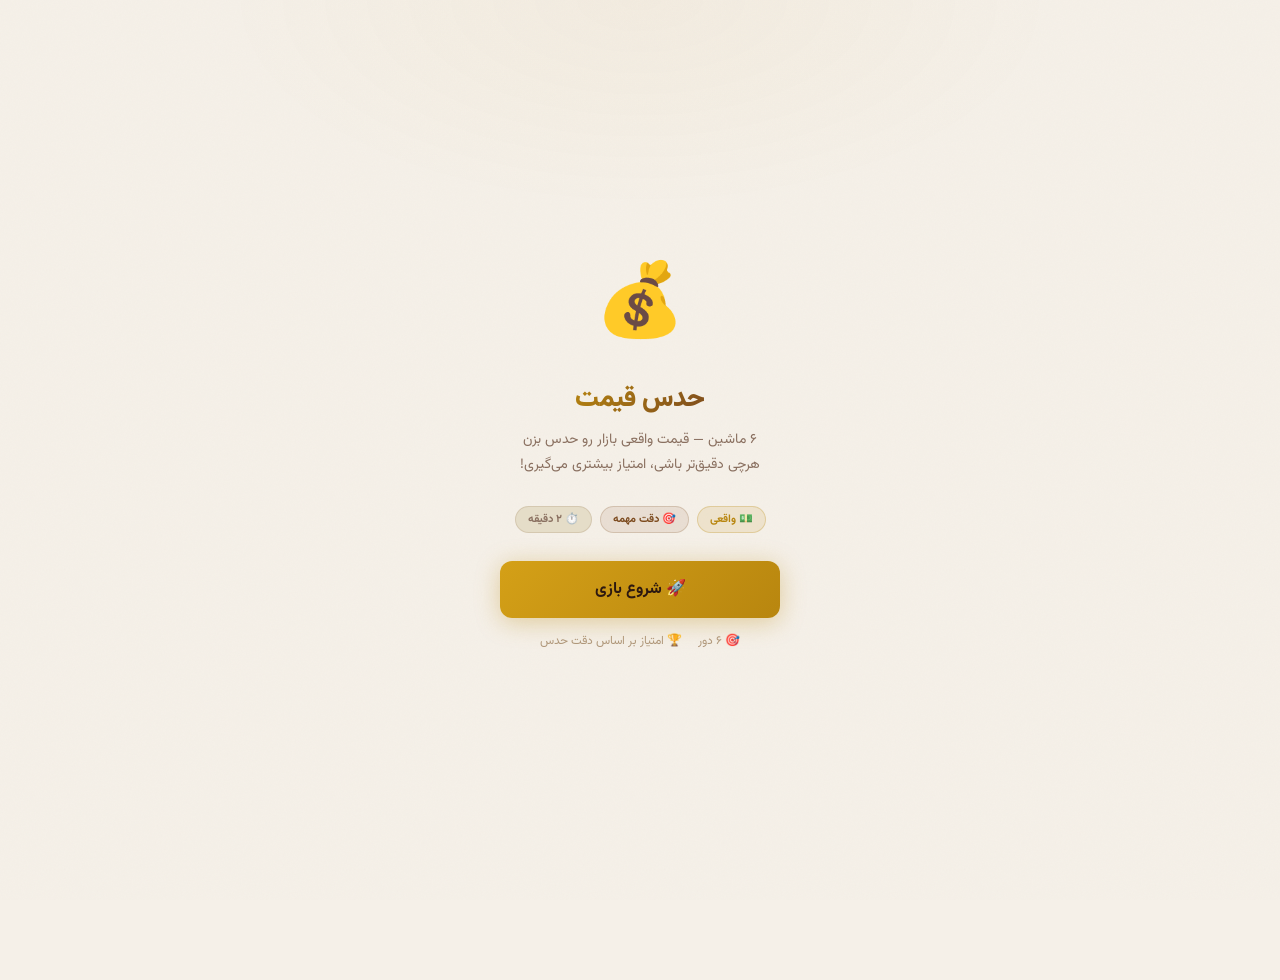
<file: games/price/index.html>
<!DOCTYPE html>
<html lang="fa" dir="rtl">
<head>
  <meta charset="UTF-8"/>
  <meta name="viewport" content="width=device-width,initial-scale=1,maximum-scale=1"/>
  <meta name="description" content="حدس قیمت — قیمت واقعی خودرو رو حدس بزن! | CarIQ"/>
  <title>حدس قیمت | CarIQ</title>
  <link rel="stylesheet" href="../../assets/css/tokens.css"/>
  <link rel="stylesheet" href="../../assets/css/base.css"/>
  <link rel="stylesheet" href="../../assets/css/components.css"/>
  <style>
    /* ── Intro Screen ── */
    .intro {
      min-height: 100vh;
      display: flex; flex-direction: column; align-items: center; justify-content: center;
      padding: 32px 20px; text-align: center;
    }
    .intro-icon { font-size: 72px; margin-bottom: 16px; animation: pop .5s var(--ease-spring); }
    .intro-title {
      font-size: 26px; font-weight: 900; margin-bottom: 8px;
      background: linear-gradient(135deg, var(--c-gold), var(--c-accent));
      -webkit-background-clip: text; -webkit-text-fill-color: transparent;
      background-clip: text;
    }
    .intro-sub { font-size: 14px; color: var(--c-muted); line-height: 1.8; margin-bottom: 28px; max-width: 340px; }
    .intro-chips { display: flex; gap: 8px; flex-wrap: wrap; justify-content: center; margin-bottom: 28px; }
    .intro-meta { font-size: 12px; color: var(--c-muted2); margin-top: 14px; display: flex; gap: 16px; justify-content: center; }

    /* ── Car stage ── */
    .price-stage {
      position: relative; aspect-ratio: 16/9;
      background: var(--c-bg3); border-radius: var(--r);
      overflow: hidden; border: 1px solid var(--c-border);
      margin-bottom: 14px;
    }
    .price-stage img { width: 100%; height: 100%; object-fit: cover; }
    .price-stage-top {
      position: absolute; top: 10px; right: 10px; left: 10px;
      display: flex; justify-content: space-between; align-items: center;
    }
    .price-stage-bottom {
      position: absolute; bottom: 0; left: 0; right: 0;
      padding: 22px 14px 12px;
      background: linear-gradient(to top, rgba(44,24,16,0.75), transparent);
    }
    .price-car-name { font-size: 16px; font-weight: 800; color: #fff; }
    .price-car-hints { font-size: 11px; color: rgba(245,240,232,0.7); margin-top: 3px; }

    /* ── Question ── */
    .price-q-text { font-size: 15px; font-weight: 700; color: var(--c-text); margin-bottom: 12px; text-align:center; }

    /* ── Price options (vertical, distinct from opt-grid) ── */
    .price-opts { display: flex; flex-direction: column; gap: 10px; margin-bottom: 10px; }
    .price-opt-btn {
      display: flex; align-items: center; justify-content: space-between;
      padding: 15px 18px; background: var(--c-card);
      border: 1.5px solid var(--c-border); border-radius: var(--r-sm);
      cursor: pointer; transition: all .18s var(--ease-out);
      font-family: inherit; text-align: right; width: 100%;
    }
    .price-opt-btn:not([disabled]):hover { border-color: var(--c-gold2); background: var(--c-card2); transform: translateX(-3px); }
    .price-opt-btn:active { transform: scale(0.98); }
    .price-opt-label { font-size: 15px; font-weight: 800; color: var(--c-text); }
    .price-opt-arrow { font-size: 14px; color: var(--c-muted2); }
    .price-opt-btn.correct { border-color: var(--c-green); background: rgba(45,122,79,0.1); }
    .price-opt-btn.correct .price-opt-label { color: var(--c-green); }
    .price-opt-btn.wrong { border-color: var(--c-red); background: rgba(184,50,50,0.08); }
    .price-opt-btn.wrong .price-opt-label { color: var(--c-red); }
    .price-opt-btn.close { border-color: var(--c-gold); background: rgba(184,134,11,0.08); }
    .price-opt-btn.close .price-opt-label { color: var(--c-gold); }
    .price-opt-btn[disabled] { cursor: default; }

    /* ── Feedback banner ── */
    .price-feedback {
      text-align: center; padding: 13px; border-radius: var(--r-sm);
      font-size: 14px; font-weight: 700; margin-bottom: 12px;
    }
    .price-feedback.exact { background: rgba(45,122,79,0.12); border: 1px solid rgba(45,122,79,0.3); color: var(--c-green); }
    .price-feedback.near  { background: rgba(184,134,11,0.12); border: 1px solid rgba(184,134,11,0.3); color: var(--c-gold); }
    .price-feedback.miss  { background: rgba(184,50,50,0.1);  border: 1px solid rgba(184,50,50,0.25); color: var(--c-red); }

    /* ── Dots ── */
    .dots-row { display: flex; gap: 5px; justify-content: center; margin-bottom: 12px; }
    .dot-step { height: 4px; border-radius: 4px; flex: 1; max-width: 46px; background: var(--c-bg3); transition: all .35s; }
    .dot-step.done { background: var(--c-gold2); }
    .dot-step.now  { background: var(--c-gold3); box-shadow: 0 0 6px var(--c-gold-glow); }

    .result-wrap { padding: 0 0 40px; }
  </style>
</head>
<body>
<div class="app" id="app">

  <!-- INTRO -->
  <div id="screen-intro" class="screen active">
    <div class="intro">
      <div class="intro-icon">💰</div>
      <h1 class="intro-title">حدس قیمت</h1>
      <p class="intro-sub">
        ۶ ماشین — قیمت واقعی بازار رو حدس بزن<br>
        هرچی دقیق‌تر باشی، امتیاز بیشتری می‌گیری!
      </p>
      <div class="intro-chips">
        <span class="pill pill-gold">💵 واقعی</span>
        <span class="pill pill-accent">🎯 دقت مهمه</span>
        <span class="pill pill-muted">⏱️ ۲ دقیقه</span>
      </div>
      <button class="btn btn-gold" id="start-btn" style="max-width:280px;font-size:16px;padding:16px">
        🚀 شروع بازی
      </button>
      <div class="intro-meta">
        <span>🎯 ۶ دور</span>
        <span>🏆 امتیاز بر اساس دقت حدس</span>
      </div>
    </div>
  </div>

  <!-- GAME -->
  <div id="screen-game" class="screen">
    <div class="game-header" id="game-header"></div>
    <div id="game-content"></div>
  </div>

  <!-- RESULT -->
  <div id="screen-result" class="screen">
    <div class="result-wrap" id="result-content"></div>
  </div>

</div>

<script src="../../core/config.js"></script>
<script src="../../core/car-db.js"></script>
<script src="../../core/shared.js"></script>
<script src="../../core/lead-engine.js"></script>
<script src="../../assets/js/utils.js"></script>
<script>
/* ════════════════════════════════════════
   GAME META
   ════════════════════════════════════════ */
window.GAME_META = {
  id: 'price',
  name: 'حدس قیمت',
  icon: '💰',
  rounds: 6,
  estimatedTime: '۲ دقیقه',
  viralScore: 8,
  leadQuality: 9,
};

const ROUNDS = 6;

/* ════════════════════════════════════════
   STATE
   ════════════════════════════════════════ */
let state = {
  deck: [],
  idx: 0,
  score: 0,
  answered: false,
  results: [],
};

function resetState() {
  const all = CarIQDB.getAll().filter(c => Array.isArray(c.price_opts) && c.price_opts.length >= 2 && Array.isArray(c.price_vals) && c.price_vals.length === c.price_opts.length);
  const deck = CarIQShared.shuffle(all).slice(0, ROUNDS);
  state = { deck, idx: 0, score: 0, answered: false, results: [] };
}

/* ════════════════════════════════════════
   INIT
   ════════════════════════════════════════ */
document.addEventListener('DOMContentLoaded', () => {
  document.getElementById('start-btn').addEventListener('click', startGame);
  CarIQLeads.trackGameStart('price');
});

function startGame() {
  resetState();
  if (!state.deck.length) {
    alert('در حال حاضر خودرویی با اطلاعات قیمتی کافی در دیتابیس ثبت نشده. لطفاً از پنل ادمین گزینه‌های قیمت رو تکمیل کن.');
    return;
  }
  showScreen('screen-game');
  renderRound();
}

function showScreen(id) {
  document.querySelectorAll('.screen').forEach(s => s.classList.remove('active'));
  document.getElementById(id).classList.add('active');
  window.scrollTo({ top: 0, behavior: 'smooth' });
}

/* ════════════════════════════════════════
   ROUND RENDER
   ════════════════════════════════════════ */
function renderRound() {
  if (state.idx >= state.deck.length) return showResult();

  const car = state.deck[state.idx];

  // header
  const hRoot = document.getElementById('game-header');
  hRoot.innerHTML = '';
  const { header, score } = CarIQShared.buildGameHeader({
    title: '💰 حدس قیمت',
    sub: `دور ${state.idx + 1} از ${ROUNDS}`,
    onBack: () => { if (confirm('از بازی خارج بشی؟')) window.location.href = '../../index.html'; },
  });
  score.textContent = `⭐ ${state.score}`;
  hRoot.appendChild(header);

  // content
  const root = document.getElementById('game-content');
  root.innerHTML = '';

  root.appendChild(CarIQShared.buildProgress(state.idx, ROUNDS));

  // HUD
  const ok = state.results.filter(r => r.tier === 'exact').length;
  const near = state.results.filter(r => r.tier === 'near').length;
  root.appendChild(CarIQShared.el('div', { class: 'hud' },
    CarIQShared.el('div', { class: 'hud-item ok' },
      CarIQShared.el('div', { class: 'hv' }, String(ok)),
      CarIQShared.el('div', { class: 'hl' }, 'دقیق')),
    CarIQShared.el('div', { class: 'hud-item' },
      CarIQShared.el('div', { class: 'hv' }, String(near)),
      CarIQShared.el('div', { class: 'hl' }, 'نزدیک')),
    CarIQShared.el('div', { class: 'hud-item pts' },
      CarIQShared.el('div', { class: 'hv' }, String(state.score)),
      CarIQShared.el('div', { class: 'hl' }, 'امتیاز')),
  ));

  // dots
  const dotsRow = CarIQShared.el('div', { class: 'dots-row' });
  for (let i = 0; i < ROUNDS; i++) {
    dotsRow.appendChild(CarIQShared.el('div', {
      class: 'dot-step' + (i < state.idx ? ' done' : i === state.idx ? ' now' : ''),
    }));
  }
  root.appendChild(dotsRow);

  // car stage
  const stage = CarIQShared.el('div', { class: 'price-stage pop-in' });
  const img = CarIQShared.el('img', { src: car.img, alt: car.name });
  img.onerror = () => { img.src = CarIQShared.svgPlaceholder(car.name); };
  const top = CarIQShared.el('div', { class: 'price-stage-top' },
    CarIQShared.el('span', { class: 'pill pill-muted' }, car.origin || car.brand || ''),
    CarIQShared.el('span', { class: 'pill pill-gold' }, `⭐ ${state.score}`),
  );
  const bottom = CarIQShared.el('div', { class: 'price-stage-bottom' },
    CarIQShared.el('div', { class: 'price-car-name' }, car.name),
    CarIQShared.el('div', { class: 'price-car-hints' }, (car.hints || []).slice(0, 3).join(' · ')),
  );
  stage.append(img, top, bottom);
  root.appendChild(stage);

  root.appendChild(CarIQShared.el('div', { class: 'price-q-text' }, '💵 قیمت واقعی این خودرو در بازار چقدره؟'));

  // options — shuffle order once per round but keep mapping to correct value
  if (!state.optOrder) {
    state.optOrder = CarIQShared.shuffle(car.price_opts.map((label, i) => ({ label, val: car.price_vals[i] })));
  }

  const opts = CarIQShared.el('div', { class: 'price-opts' });
  state.optOrder.forEach(o => {
    const btn = CarIQShared.el('button', { class: 'price-opt-btn' },
      CarIQShared.el('span', { class: 'price-opt-label' }, o.label),
      CarIQShared.el('span', { class: 'price-opt-arrow' }, '←'),
    );
    btn.addEventListener('click', () => answer(o, btn, opts, car));
    opts.appendChild(btn);
  });
  root.appendChild(opts);
}

/* ════════════════════════════════════════
   ANSWER — scoring by distance to real price
   ════════════════════════════════════════ */
function answer(picked, btn, opts, car) {
  if (state.answered) return;
  state.answered = true;

  const realVal = car.price_iran || Math.round(
    car.price_vals.reduce((s, v) => s + v, 0) / car.price_vals.length
  );

  // rank all options by closeness to real price
  const sorted = [...state.optOrder].sort((a, b) => Math.abs(a.val - realVal) - Math.abs(b.val - realVal));
  const closestVal = sorted[0].val;
  const diffPct = Math.abs(picked.val - realVal) / realVal;

  let tier, pts, feedbackCls, feedbackText;
  if (picked.val === closestVal && diffPct <= 0.08) {
    tier = 'exact'; pts = 50; feedbackCls = 'exact'; feedbackText = `🎯 دقیق زدی! +${pts} امتیاز`;
  } else if (diffPct <= 0.2) {
    tier = 'near'; pts = 25; feedbackCls = 'near'; feedbackText = `👍 نزدیک بود! +${pts} امتیاز`;
  } else {
    tier = 'miss'; pts = 0; feedbackCls = 'miss'; feedbackText = `❌ فاصله زیاد بود`;
  }

  state.score += pts;
  state.results.push({ name: car.name, tier, pts, picked: picked.label });

  [...opts.children].forEach((b, i) => {
    b.disabled = true;
    const o = state.optOrder[i];
    if (o.val === closestVal) b.classList.add('correct');
    else if (o === picked && tier !== 'exact') b.classList.add(tier === 'near' ? 'close' : 'wrong');
  });

  const root = document.getElementById('game-content');
  const fb = CarIQShared.el('div', { class: 'price-feedback ' + feedbackCls }, feedbackText);
  root.insertBefore(fb, root.querySelector('.price-opts'));

  if (tier !== 'miss') CarIQShared.showScoreFly(pts);

  setTimeout(() => {
    state.idx++;
    state.answered = false;
    state.optOrder = null;
    renderRound();
  }, 1800);
}

/* ════════════════════════════════════════
   RESULT
   ════════════════════════════════════════ */
function showResult() {
  const exact = state.results.filter(r => r.tier === 'exact').length;
  const near = state.results.filter(r => r.tier === 'near').length;
  const miss = state.results.filter(r => r.tier === 'miss').length;
  const pct = Math.round((exact / ROUNDS) * 100);

  let emoji, rank, rankCls;
  if (exact >= 5) { emoji = '🏆'; rank = 'کارشناس بازار خودرو!'; rankCls = 'pill-gold'; }
  else if (exact + near >= 4) { emoji = '🔥'; rank = 'اهل بازاری!'; rankCls = 'pill-green'; }
  else { emoji = '😅'; rank = 'بازار رو نمی‌شناسی — تمرین کن!'; rankCls = 'pill-muted'; }

  CarIQLeads.trackGameEnd('price', `${exact}/${ROUNDS} دقیق`);
  CarIQLeads.mergeProfile({ priceScore: state.score, priceAccuracy: pct });

  showScreen('screen-result');
  const root = document.getElementById('result-content');
  root.innerHTML = '';

  const hero = CarIQShared.el('div', { class: 'result-hero pop-in' });
  hero.appendChild(CarIQShared.buildResultRing(pct));
  hero.appendChild(CarIQShared.el('div', { class: 'result-title' }, `${emoji} ${state.score} امتیاز`));
  hero.appendChild(CarIQShared.el('span', { class: 'pill ' + rankCls, style: { marginBottom: '10px', display: 'inline-flex' } }, rank));
  hero.appendChild(CarIQShared.el('div', { class: 'result-sub' }, `${exact} حدس دقیق، ${near} نزدیک، ${miss} دور از واقعیت`));
  hero.appendChild(CarIQShared.buildStatRow([
    [exact, 'دقیق'],
    [near, 'نزدیک'],
    [state.score, 'امتیاز کل'],
  ]));

  const chips = CarIQShared.el('div', { class: 'score-chips' });
  state.results.forEach((r, i) => {
    const cls = r.tier === 'exact' ? 'chip-ok' : r.tier === 'near' ? 'chip-mid' : 'chip-no';
    chips.appendChild(CarIQShared.el('span', { class: 'chip ' + cls },
      `${i + 1}. ${r.tier === 'miss' ? '✗' : '+' + r.pts}`));
  });
  hero.appendChild(chips);

  root.appendChild(hero);

  const pa = CarIQShared.el('button', { class: 'btn btn-outline mt12' }, '🔄 دوباره بازی کن');
  pa.addEventListener('click', () => { resetState(); showScreen('screen-game'); renderRound(); });
  root.appendChild(pa);

  root.appendChild(CarIQShared.buildLeadBox({
    source: 'price',
    resultText: `${exact}/${ROUNDS} دقیق — ${state.score}pts`,
    ctaMsg: `سلام! تو بازی «حدس قیمت» ${exact} از ${ROUNDS} رو دقیق زدم و ${state.score} امتیاز گرفتم. می‌خوام قیمت واقعی واردات رو بدونم 💰`,
    sharePayload: {
      emoji: emoji,
      imgSrc: state.deck.length ? state.deck[state.deck.length - 1].img : '',
      colorFrom: '#3a2508', colorTo: '#5c3d10',
      kicker: 'نتیجه‌ی بازی «حدس قیمت»',
      title: `${state.score} امتیاز`,
      subtitle: rank,
      desc: `${exact} حدس دقیق، ${near} نزدیک از ${ROUNDS} دور`,
      stats: [
        { val: exact, label: 'دقیق' },
        { val: near, label: 'نزدیک' },
      ],
      text: `تو بازی «حدس قیمت» ${state.score} امتیاز گرفتم و ${exact} از ${ROUNDS} قیمت رو دقیق زدم! تو چند تا رو درست می‌زنی؟ 💰`,
    },
  }));
}
</script>
</body>
</html>
</file>
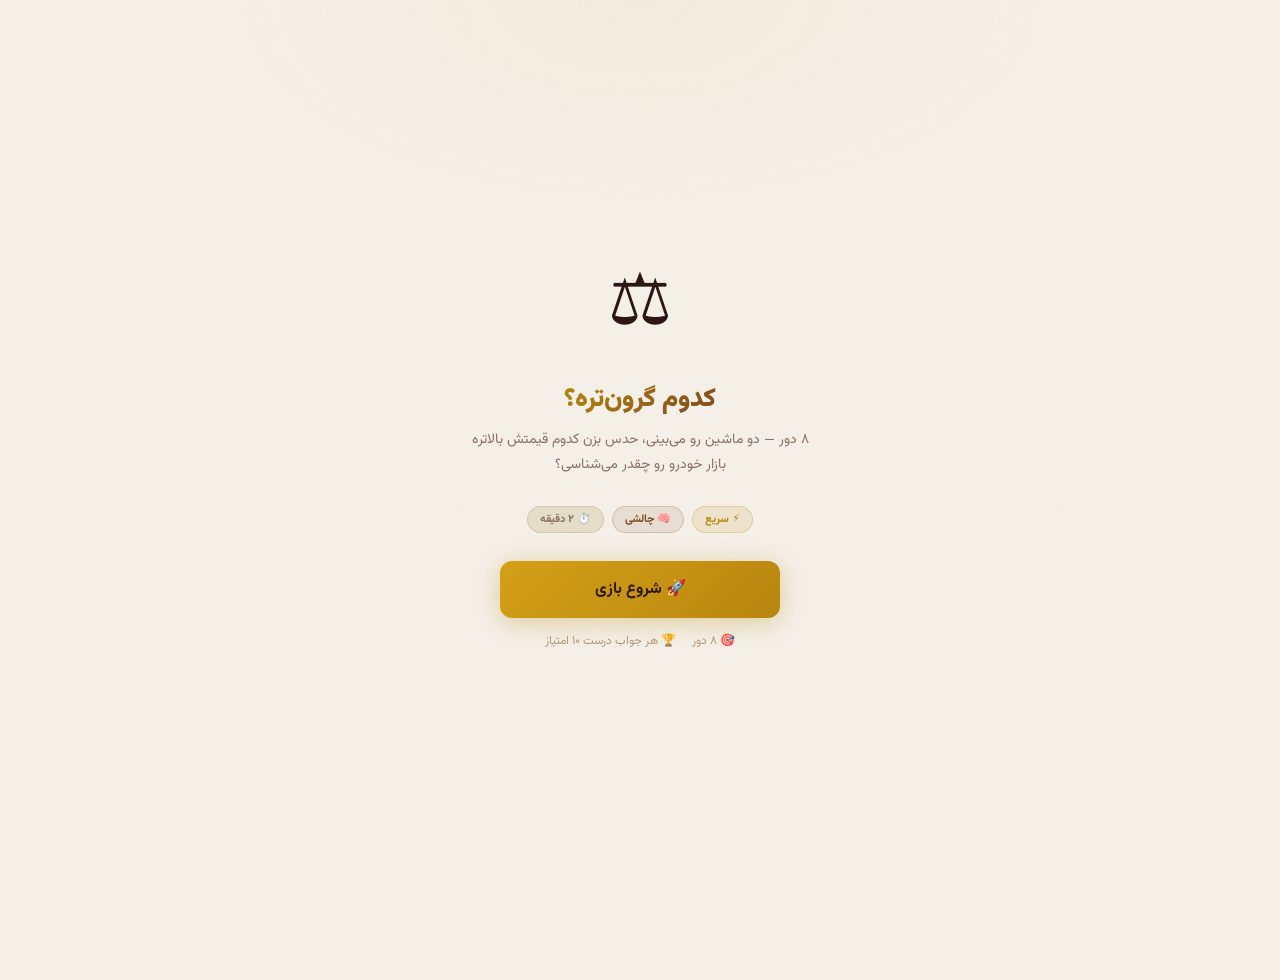
<file: games/compare/index-3.html>
<!DOCTYPE html>
<html lang="fa" dir="rtl">
<head>
  <meta charset="UTF-8"/>
  <meta name="viewport" content="width=device-width,initial-scale=1,maximum-scale=1"/>
  <meta name="description" content="کدوم گرون‌تره؟ — حدس بزن کدوم ماشین قیمت بالاتری داره | CarIQ"/>
  <title>کدوم گرون‌تره؟ | CarIQ</title>
  <link rel="stylesheet" href="../../assets/css/tokens.css"/>
  <link rel="stylesheet" href="../../assets/css/base.css"/>
  <link rel="stylesheet" href="../../assets/css/components.css"/>
  <style>
    /* ── Intro Screen ── */
    .intro {
      min-height: 100vh;
      display: flex; flex-direction: column; align-items: center; justify-content: center;
      padding: 32px 20px; text-align: center;
    }
    .intro-icon { font-size: 72px; margin-bottom: 16px; animation: pop .5s var(--ease-spring); }
    .intro-title {
      font-size: 26px; font-weight: 900; margin-bottom: 8px;
      background: linear-gradient(135deg, var(--c-gold), var(--c-accent));
      -webkit-background-clip: text; -webkit-text-fill-color: transparent;
      background-clip: text;
    }
    .intro-sub { font-size: 14px; color: var(--c-muted); line-height: 1.8; margin-bottom: 28px; max-width: 340px; }
    .intro-chips { display: flex; gap: 8px; flex-wrap: wrap; justify-content: center; margin-bottom: 28px; }
    .intro-meta { font-size: 12px; color: var(--c-muted2); margin-top: 14px; display: flex; gap: 16px; justify-content: center; }

    /* ── Dots ── */
    .dots-row { display: flex; gap: 5px; justify-content: center; margin-bottom: 12px; }
    .dot-step { height: 4px; border-radius: 4px; flex: 1; max-width: 46px; background: var(--c-bg3); transition: all .35s; }
    .dot-step.done { background: var(--c-gold2); }
    .dot-step.now  { background: var(--c-gold3); box-shadow: 0 0 6px var(--c-gold-glow); }

    /* ── VS layout ── */
    .compare-vs {
      display: grid; grid-template-columns: 1fr auto 1fr; gap: 10px;
      align-items: center; margin-bottom: 12px;
    }
    .compare-card {
      background: var(--c-card); border: 2px solid var(--c-border);
      border-radius: var(--r); overflow: hidden;
      cursor: pointer; transition: all .2s var(--ease-out);
    }
    .compare-card:not(.locked):hover { transform: translateY(-3px); box-shadow: var(--shadow-gold); border-color: var(--c-gold2); }
    .compare-card img { width: 100%; aspect-ratio: 4/3; object-fit: cover; }
    .compare-card-body { padding: 10px; }
    .compare-car-name { font-size: 12px; font-weight: 800; color: var(--c-text); }
    .compare-car-tag { font-size: 10px; color: var(--c-muted); margin-top: 1px; }
    .compare-card.correct-pick { border-color: var(--c-green); background: rgba(45,122,79,0.06); }
    .compare-card.wrong-pick   { border-color: var(--c-red);   background: rgba(184,50,50,0.06); }
    .compare-card.locked { cursor: default; pointer-events: none; }

    .vs-badge {
      width: 36px; height: 36px; border-radius: 50%;
      background: linear-gradient(135deg, var(--c-gold2), var(--c-gold));
      color: var(--c-on-gold); font-weight: 900; font-size: 12px;
      display: flex; align-items: center; justify-content: center;
      box-shadow: var(--shadow-gold); flex-shrink: 0;
    }

    .compare-hint { text-align: center; font-size: 12px; color: var(--c-muted); margin-bottom: 12px; }

    /* ── Feedback ── */
    .compare-feedback {
      text-align: center; padding: 12px; border-radius: var(--r-sm);
      font-size: 14px; font-weight: 700; margin-bottom: 10px;
    }
    .compare-feedback.ok  { background: rgba(45,122,79,0.1);  border: 1px solid rgba(45,122,79,0.25); color: var(--c-green); }
    .compare-feedback.bad { background: rgba(184,50,50,0.08); border: 1px solid rgba(184,50,50,0.2);  color: var(--c-red); }

    /* ── Price reveal ── */
    .compare-price-reveal { display: flex; gap: 8px; margin-bottom: 12px; }
    .price-reveal-box {
      flex: 1; background: var(--c-card2); border: 1px solid var(--c-border);
      border-radius: var(--r-sm); padding: 10px; text-align: center;
    }
    .price-reveal-box .pr-val { font-size: 14px; font-weight: 900; color: var(--c-gold); }
    .price-reveal-box .pr-lbl { font-size: 10px; color: var(--c-muted); margin-top: 2px; }
    .price-reveal-box.winner { border-color: var(--c-green); background: rgba(45,122,79,0.05); }
    .price-reveal-box.winner .pr-val { color: var(--c-green); }

    .result-wrap { padding: 0 0 40px; }

    @media(max-width:360px) {
      .compare-vs { gap: 6px; }
    }
  </style>
</head>
<body>
<div class="app" id="app">

  <!-- INTRO -->
  <div id="screen-intro" class="screen active">
    <div class="intro">
      <div class="intro-icon">⚖️</div>
      <h1 class="intro-title">کدوم گرون‌تره؟</h1>
      <p class="intro-sub">
        ۸ دور — دو ماشین رو می‌بینی، حدس بزن کدوم قیمتش بالاتره<br>
        بازار خودرو رو چقدر می‌شناسی؟
      </p>
      <div class="intro-chips">
        <span class="pill pill-gold">⚡ سریع</span>
        <span class="pill pill-accent">🧠 چالشی</span>
        <span class="pill pill-muted">⏱️ ۲ دقیقه</span>
      </div>
      <button class="btn btn-gold" id="start-btn" style="max-width:280px;font-size:16px;padding:16px">
        🚀 شروع بازی
      </button>
      <div class="intro-meta">
        <span>🎯 ۸ دور</span>
        <span>🏆 هر جواب درست ۱۰ امتیاز</span>
      </div>
    </div>
  </div>

  <!-- GAME -->
  <div id="screen-game" class="screen">
    <div class="game-header" id="game-header"></div>
    <div id="game-content"></div>
  </div>

  <!-- RESULT -->
  <div id="screen-result" class="screen">
    <div class="result-wrap" id="result-content"></div>
  </div>

</div>

<script src="../../core/config.js"></script>
<script src="../../core/car-db.js"></script>
<script src="../../core/shared.js"></script>
<script src="../../core/lead-engine.js"></script>
<script src="../../assets/js/utils.js"></script>
<script>
/* ════════════════════════════════════════
   GAME META
   ════════════════════════════════════════ */
window.GAME_META = {
  id: 'compare',
  name: 'کدوم گرون‌تره؟',
  icon: '⚖️',
  rounds: 8,
  estimatedTime: '۲ دقیقه',
  viralScore: 7,
  leadQuality: 6,
};

const ROUNDS = 8;

/* ════════════════════════════════════════
   STATE
   ════════════════════════════════════════ */
let state = {
  idx: 0,
  score: 0,
  results: [],
  answered: false,
  pair: null,
};

function carPrice(car) {
  if (car.price_iran) return car.price_iran;
  if (Array.isArray(car.price_vals) && car.price_vals.length) {
    return Math.round(car.price_vals.reduce((s, v) => s + v, 0) / car.price_vals.length);
  }
  return 0;
}

function resetState() {
  state = { idx: 0, score: 0, results: [], answered: false, pair: null };
}

function pickPair() {
  const all = CarIQDB.getAll().filter(c => carPrice(c) > 0);
  const shuffled = CarIQShared.shuffle(all);
  // avoid pairs with (near-)identical price so there's always a clear answer
  for (let i = 0; i < shuffled.length; i++) {
    for (let j = i + 1; j < shuffled.length; j++) {
      const a = shuffled[i], b = shuffled[j];
      const pa = carPrice(a), pb = carPrice(b);
      if (Math.abs(pa - pb) / Math.max(pa, pb) > 0.1) return [a, b];
    }
  }
  return [shuffled[0], shuffled[1]];
}

/* ════════════════════════════════════════
   INIT
   ════════════════════════════════════════ */
document.addEventListener('DOMContentLoaded', () => {
  document.getElementById('start-btn').addEventListener('click', startGame);
  CarIQLeads.trackGameStart('compare');
});

function startGame() {
  resetState();
  const testPool = CarIQDB.getAll().filter(c => carPrice(c) > 0);
  if (testPool.length < 2) {
    alert('برای این بازی حداقل به ۲ خودرو با قیمت ثبت‌شده نیاز داریم. لطفاً از پنل ادمین قیمت‌ها رو تکمیل کن.');
    return;
  }
  showScreen('screen-game');
  renderRound();
}

function showScreen(id) {
  document.querySelectorAll('.screen').forEach(s => s.classList.remove('active'));
  document.getElementById(id).classList.add('active');
  window.scrollTo({ top: 0, behavior: 'smooth' });
}

/* ════════════════════════════════════════
   ROUND RENDER
   ════════════════════════════════════════ */
function renderRound() {
  if (state.idx >= ROUNDS) return showResult();
  if (!state.pair) state.pair = pickPair();
  const [a, b] = state.pair;

  // header
  const hRoot = document.getElementById('game-header');
  hRoot.innerHTML = '';
  const { header, score } = CarIQShared.buildGameHeader({
    title: '⚖️ کدوم گرون‌تره؟',
    sub: `دور ${state.idx + 1} از ${ROUNDS}`,
    onBack: () => { if (confirm('از بازی خارج بشی؟')) window.location.href = '../../index.html'; },
  });
  score.textContent = `⭐ ${state.score}`;
  hRoot.appendChild(header);

  // content
  const root = document.getElementById('game-content');
  root.innerHTML = '';

  root.appendChild(CarIQShared.buildProgress(state.idx, ROUNDS));

  // HUD
  const ok = state.results.filter(r => r.ok).length;
  const bad = state.results.filter(r => !r.ok).length;
  root.appendChild(CarIQShared.el('div', { class: 'hud' },
    CarIQShared.el('div', { class: 'hud-item ok' },
      CarIQShared.el('div', { class: 'hv' }, String(ok)),
      CarIQShared.el('div', { class: 'hl' }, 'درست')),
    CarIQShared.el('div', { class: 'hud-item bad' },
      CarIQShared.el('div', { class: 'hv' }, String(bad)),
      CarIQShared.el('div', { class: 'hl' }, 'اشتباه')),
    CarIQShared.el('div', { class: 'hud-item pts' },
      CarIQShared.el('div', { class: 'hv' }, String(state.score)),
      CarIQShared.el('div', { class: 'hl' }, 'امتیاز')),
  ));

  // dots
  const dotsRow = CarIQShared.el('div', { class: 'dots-row' });
  for (let i = 0; i < ROUNDS; i++) {
    dotsRow.appendChild(CarIQShared.el('div', {
      class: 'dot-step' + (i < state.idx ? ' done' : i === state.idx ? ' now' : ''),
    }));
  }
  root.appendChild(dotsRow);

  // VS cards
  const vs = CarIQShared.el('div', { class: 'compare-vs pop-in' });
  [a, b].forEach((car, ci) => {
    const img = CarIQShared.el('img', { src: car.img, alt: car.name });
    img.onerror = () => { img.src = CarIQShared.svgPlaceholder(car.name); };
    const card = CarIQShared.el('div', { class: 'compare-card' },
      img,
      CarIQShared.el('div', { class: 'compare-card-body' },
        CarIQShared.el('div', { class: 'compare-car-name' }, car.name),
        CarIQShared.el('div', { class: 'compare-car-tag' }, (car.year ? car.year + ' — ' : '') + (car.origin || car.brand || '')),
      ),
    );
    card.addEventListener('click', () => { if (!state.answered) answer(car, a, b); });
    vs.appendChild(card);
    if (ci === 0) vs.appendChild(CarIQShared.el('div', { class: 'vs-badge' }, 'VS'));
  });
  root.appendChild(vs);

  root.appendChild(CarIQShared.el('div', { class: 'compare-hint' }, '👆 روی ماشینی که فکر می‌کنی گرون‌تره بزن'));
}

/* ════════════════════════════════════════
   ANSWER
   ════════════════════════════════════════ */
function answer(picked, a, b) {
  if (state.answered) return;
  state.answered = true;

  const pa = carPrice(a), pb = carPrice(b);
  const expensive = pa > pb ? a : b;
  const ok = picked.id === expensive.id;
  const pts = ok ? 10 : 0;
  state.score += pts;
  state.results.push({ a: a.name, b: b.name, ok, picked: picked.name, correct: expensive.name });

  const root = document.getElementById('game-content');
  const cards = root.querySelectorAll('.compare-card');
  cards.forEach((card, i) => {
    card.classList.add('locked');
    const car = i === 0 ? a : b;
    card.classList.add(car.id === expensive.id ? 'correct-pick' : 'wrong-pick');
  });

  const fb = CarIQShared.el('div', { class: 'compare-feedback ' + (ok ? 'ok' : 'bad') },
    ok ? `✅ درسته! +${pts} امتیاز` : `❌ اشتباه! ${expensive.name} گرون‌تره`);

  const priceReveal = CarIQShared.el('div', { class: 'compare-price-reveal' });
  [a, b].forEach(car => {
    const p = carPrice(car);
    const box = CarIQShared.el('div', { class: 'price-reveal-box' + (car.id === expensive.id ? ' winner' : '') },
      CarIQShared.el('div', { class: 'pr-val' }, car.price_label || CarIQUtils.numFa(p) + ' م'),
      CarIQShared.el('div', { class: 'pr-lbl' }, car.name),
    );
    priceReveal.appendChild(box);
  });

  const hintEl = root.querySelector('.compare-hint');
  hintEl.replaceWith(fb);
  fb.insertAdjacentElement('afterend', priceReveal);

  const nextBtn = CarIQShared.el('button', { class: 'btn btn-gold mt8' }, 'سوال بعدی →');
  nextBtn.addEventListener('click', () => {
    state.idx++;
    state.answered = false;
    state.pair = null;
    renderRound();
  });
  root.appendChild(nextBtn);

  if (ok) CarIQShared.showScoreFly(pts);
}

/* ════════════════════════════════════════
   RESULT
   ════════════════════════════════════════ */
function showResult() {
  const ok = state.results.filter(r => r.ok).length;
  const pct = Math.round((ok / ROUNDS) * 100);

  let emoji, rank, rankCls;
  if (pct >= 80) { emoji = '🏆'; rank = 'کارشناس بازار!'; rankCls = 'pill-gold'; }
  else if (pct >= 50) { emoji = '👍'; rank = 'بد نبودی!'; rankCls = 'pill-green'; }
  else { emoji = '😅'; rank = 'بازار رو نمی‌شناسی!'; rankCls = 'pill-muted'; }

  CarIQLeads.trackGameEnd('compare', `${ok}/${ROUNDS}`);
  CarIQLeads.mergeProfile({ compareScore: state.score, compareAccuracy: pct });

  showScreen('screen-result');
  const root = document.getElementById('result-content');
  root.innerHTML = '';

  const hero = CarIQShared.el('div', { class: 'result-hero pop-in' });
  hero.appendChild(CarIQShared.buildResultRing(pct));
  hero.appendChild(CarIQShared.el('div', { class: 'result-title' }, `${emoji} ${state.score} امتیاز`));
  hero.appendChild(CarIQShared.el('span', { class: 'pill ' + rankCls, style: { marginBottom: '10px', display: 'inline-flex' } }, rank));
  hero.appendChild(CarIQShared.el('div', { class: 'result-sub' }, `${ok} از ${ROUNDS} درست حدس زدی`));
  hero.appendChild(CarIQShared.buildStatRow([
    [ok, 'درست'],
    [ROUNDS - ok, 'اشتباه'],
    [state.score, 'امتیاز کل'],
  ]));

  const chips = CarIQShared.el('div', { class: 'score-chips' });
  state.results.forEach((r, i) => {
    chips.appendChild(CarIQShared.el('span', { class: 'chip ' + (r.ok ? 'chip-ok' : 'chip-no') },
      `${i + 1}. ${r.ok ? '✓' : '✗'}`));
  });
  hero.appendChild(chips);

  root.appendChild(hero);

  const pa = CarIQShared.el('button', { class: 'btn btn-outline mt12' }, '🔄 دوباره بازی کن');
  pa.addEventListener('click', () => { resetState(); showScreen('screen-game'); renderRound(); });
  root.appendChild(pa);

  root.appendChild(CarIQShared.buildLeadBox({
    source: 'compare',
    resultText: `${ok}/${ROUNDS} — ${state.score}pts`,
    ctaMsg: `سلام! تو بازی «کدوم گرون‌تره» ${ok} از ${ROUNDS} رو درست زدم. می‌خوام قیمت واقعی واردات رو بدونم 💰`,
    sharePayload: {
      emoji: emoji,
      text: `تو بازی «کدوم گرون‌تره؟» ${ok} از ${ROUNDS} رو درست حدس زدم! تو بهتر می‌زنی؟ ⚖️`,
    },
  }));
}
</script>
</body>
</html>
</file>
<file: assets/css/tokens.css>
:root {
  /* ── رنگ‌های اصلی ── */
  --c-bg:      #f5f0e8;   --c-bg2:     #ede7d9;   --c-bg3:     #e5ddc8;
  --c-surface: #fdfaf5;   --c-card:    #faf6ee;   --c-card2:   #f2ead8;

  /* ── طلایی ── */
  --c-gold:    #b8860f;   --c-gold2:   #d4a017;   --c-gold3:   #e8c060;
  --c-gold-glow: rgba(184,134,11,0.2);

  /* ── تأکیدی ── */
  --c-accent:  #7c4a1e;   --c-accent2: #9b5e2a;

  /* ── وضعیت ── */
  --c-green:   #2d7a4f;   --c-red:     #b83232;
  --c-blue:    #2c5f8a;   --c-teal:    #2e8b7a;

  /* ── متن ── */
  --c-text:    #2c1810;   --c-text2:   #4a3020;
  --c-muted:   #8a7060;   --c-muted2:  #b0987c;
  --c-on-gold: #2c1810;

  /* ── حاشیه ── */
  --c-border:  rgba(120,80,40,0.15);
  --c-border2: rgba(120,80,40,0.25);

  /* ── سایه ── */
  --shadow-sm:   0 2px 8px rgba(120,80,40,0.12);
  --shadow-md:   0 4px 20px rgba(120,80,40,0.15);
  --shadow-lg:   0 8px 40px rgba(120,80,40,0.20);
  --shadow-gold: 0 4px 24px rgba(184,134,11,0.35);

  /* ── گوشه‌گردی ── */
  --r-xs: 8px;   --r-sm: 12px;  --r: 18px;
  --r-lg: 24px;  --r-xl: 32px;

  /* ── تایپوگرافی ── */
  --font-body:    'Vazirmatn', system-ui, sans-serif;
  --font-display: 'Playfair Display', serif;
  --text-xs: 11px;  --text-sm: 13px;  --text-md: 15px;
  --text-lg: 18px;  --text-xl: 22px;  --text-2xl: 28px;

  /* ── انیمیشن ── */
  --ease-out:    cubic-bezier(.22,1,.36,1);
  --ease-spring: cubic-bezier(.34,1.2,.64,1);
  --t-fast: 150ms;  --t-med: 300ms;  --t-slow: 500ms;
}
</file>
<file: assets/css/base.css>
@import url('https://fonts.googleapis.com/css2?family=Vazirmatn:wght@300;400;600;700;800;900&family=Playfair+Display:wght@700;900&display=swap');

/* ── ریست ── */
*,*::before,*::after { box-sizing:border-box; -webkit-tap-highlight-color:transparent; margin:0; padding:0; }
html { scroll-behavior:smooth; }
body {
  font-family: var(--font-body);
  background: var(--c-bg);
  color: var(--c-text);
  min-height: 100vh;
  overflow-x: hidden;
  direction: rtl;
}
body::before {
  content: '';
  position: fixed; inset: 0; pointer-events: none; z-index: 0;
  background-image:
    url("data:image/svg+xml,%3Csvg xmlns='http://www.w3.org/2000/svg' width='300' height='300'%3E%3Cfilter id='n'%3E%3CfeTurbulence type='fractalNoise' baseFrequency='0.65' numOctaves='3' stitchTiles='stitch'/%3E%3C/filter%3E%3Crect width='300' height='300' filter='url(%23n)' opacity='0.025'/%3E%3C/svg%3E"),
    radial-gradient(ellipse 600px 300px at 50% 0%, rgba(184,134,11,0.04), transparent 70%);
}
button { font-family:inherit; cursor:pointer; border:none; background:none; }
input, textarea, select { font-family:inherit; }
img { display:block; max-width:100%; }
a { text-decoration:none; color:inherit; }

/* ── پوسته اپ ── */
.app { max-width:480px; margin:0 auto; min-height:100vh; position:relative; z-index:1; }

/* ── صفحه‌ها ── */
.screen { display:none; padding:0 14px 80px; animation:screenIn var(--t-med) var(--ease-out); }
.screen.active { display:block; }
@keyframes screenIn { from{opacity:0;transform:translateY(14px)} to{opacity:1;transform:none} }

/* ── ابزارها ── */
.mt8{margin-top:8px}  .mt12{margin-top:12px}  .mt16{margin-top:16px}
.mb8{margin-bottom:8px}  .flex{display:flex}  .gap8{gap:8px}
.tc{text-align:center}  .hidden{display:none!important}
.w100{width:100%}

/* ── انیمیشن‌ها ── */
@keyframes pop     { 0%{transform:scale(.8);opacity:0} 60%{transform:scale(1.08)} 100%{transform:scale(1);opacity:1} }
@keyframes flyUp   { from{opacity:1;transform:translate(-50%,-50%)} to{opacity:0;transform:translate(-50%,-130%)} }
@keyframes shake   { 0%,100%{transform:translateX(0)} 25%{transform:translateX(-6px)} 75%{transform:translateX(6px)} }
@keyframes pulse   { 0%,100%{transform:scale(1)} 50%{transform:scale(1.03)} }
@keyframes spin    { to{transform:rotate(360deg)} }
@keyframes fadeIn  { from{opacity:0} to{opacity:1} }

.pop-in  { animation:pop .35s var(--ease-spring); }
.shake   { animation:shake .4s ease; }
.pulse   { animation:pulse 2s infinite; }
.fade-in { animation:fadeIn var(--t-med) ease; }
</file>
<file: assets/css/components.css>
/* ════════════════════════════════════
   CarIQ UI Kit — کامپوننت‌های مشترک
   ════════════════════════════════════ */

/* ── کارت ── */
.card { background:var(--c-card); border:1px solid var(--c-border); border-radius:var(--r); padding:18px; box-shadow:var(--shadow-sm); }
.card+.card { margin-top:10px; }
.card-gold { border-color:rgba(184,134,11,0.3); }

/* ── تیتر بخش ── */
.section-label {
  font-size:11px; font-weight:700; letter-spacing:.12em; text-transform:uppercase;
  color:var(--c-muted2); display:flex; align-items:center; gap:8px; margin-bottom:12px;
}
.section-label::after { content:''; flex:1; height:1px; background:var(--c-border); }

/* ── دکمه‌ها ── */
.btn {
  display:inline-flex; align-items:center; justify-content:center; gap:8px;
  padding:13px 18px; border-radius:var(--r-sm); font-weight:700; font-size:14px;
  width:100%; cursor:pointer; border:none;
  transition:transform var(--t-fast), box-shadow var(--t-med), opacity var(--t-med);
  position:relative; overflow:hidden;
}
.btn:active { transform:scale(0.97); }
.btn[disabled] { opacity:.4; pointer-events:none; }

.btn-gold   { background:linear-gradient(135deg,var(--c-gold2),var(--c-gold)); color:var(--c-on-gold); box-shadow:var(--shadow-gold); }
.btn-gold:hover { box-shadow:0 8px 32px rgba(184,134,11,0.5); transform:translateY(-1px); }
.btn-accent { background:linear-gradient(135deg,var(--c-accent2),var(--c-accent)); color:#fff8f0; box-shadow:var(--shadow-md); }
.btn-tg     { background:linear-gradient(135deg,#3ea8e0,#2196d3); color:#fff; box-shadow:0 4px 20px rgba(33,150,211,0.4); }
.btn-phone  { background:linear-gradient(135deg,var(--c-green),#1f5c3a); color:#fff; }
.btn-share  { background:linear-gradient(135deg,#e1306c,#833ab4); color:#fff; }
.btn-outline { background:transparent; border:1.5px solid var(--c-border2); color:var(--c-muted); }
.btn-outline:hover { border-color:var(--c-gold); color:var(--c-gold); }
.btn-sm { padding:10px 14px; font-size:12px; }
.btn-row { display:flex; gap:8px; }
.btn-row>.btn { flex:1; }

/* ── پیل / بج ── */
.pill { display:inline-flex; align-items:center; gap:4px; padding:4px 12px; border-radius:999px; font-size:11px; font-weight:700; }
.pill-gold   { background:rgba(184,134,11,0.12); color:var(--c-gold);   border:1px solid rgba(184,134,11,0.25); }
.pill-green  { background:rgba(45,122,79,0.10);  color:var(--c-green);  border:1px solid rgba(45,122,79,0.20);  }
.pill-red    { background:rgba(184,50,50,0.10);  color:var(--c-red);    border:1px solid rgba(184,50,50,0.20);  }
.pill-muted  { background:var(--c-bg3);          color:var(--c-muted);  border:1px solid var(--c-border);       }
.pill-accent { background:rgba(124,74,30,0.10);  color:var(--c-accent); border:1px solid rgba(124,74,30,0.20);  }

/* ── نوار پیشرفت ── */
.progress-wrap { margin-bottom:14px; }
.progress-meta { display:flex; justify-content:space-between; font-size:12px; color:var(--c-muted); margin-bottom:6px; }
.progress-track { height:6px; background:var(--c-bg3); border-radius:999px; overflow:hidden; }
.progress-fill { height:100%; background:linear-gradient(90deg,var(--c-gold2),var(--c-gold3)); border-radius:999px; transition:width .45s cubic-bezier(.4,0,.2,1); }

/* ── HUD ── */
.hud { display:flex; gap:8px; margin-bottom:14px; }
.hud-item { flex:1; padding:10px 8px; background:var(--c-card); border:1px solid var(--c-border); border-radius:var(--r-sm); text-align:center; }
.hud-item .hv { font-size:20px; font-weight:900; color:var(--c-text); }
.hud-item .hl { font-size:10px; color:var(--c-muted2); margin-top:1px; }
.hud-item.ok  .hv { color:var(--c-green); }
.hud-item.bad .hv { color:var(--c-red); }
.hud-item.pts .hv { color:var(--c-gold); }

/* ── هدر بازی ── */
.game-header {
  display:flex; align-items:center; gap:10px;
  padding:14px 0 12px;
  border-bottom:1px solid var(--c-border);
  margin-bottom:16px;
  position:sticky; top:0; background:var(--c-bg); z-index:20;
}
.back-btn {
  width:36px; height:36px; background:var(--c-card2); border-radius:var(--r-xs);
  display:flex; align-items:center; justify-content:center; font-size:18px; cursor:pointer; flex-shrink:0;
}
.back-btn:hover { background:var(--c-bg3); }
.game-header-info { flex:1; }
.game-header-title { font-size:14px; font-weight:800; }
.game-header-sub { font-size:11px; color:var(--c-muted); margin-top:1px; }
.score-pill { background:rgba(184,134,11,0.12); border:1px solid rgba(184,134,11,0.25); color:var(--c-gold); border-radius:999px; padding:5px 12px; font-size:12px; font-weight:800; white-space:nowrap; }

/* ── قهرمان نتیجه ── */
.result-hero {
  background:linear-gradient(160deg,#2c1810 0%,#4a3020 100%);
  border-radius:var(--r-lg); padding:24px 18px; text-align:center;
  margin-bottom:12px; position:relative; overflow:hidden;
}
.result-hero::before {
  content:''; position:absolute; top:-40%; left:-20%; width:140%; height:200%;
  background:radial-gradient(ellipse at 50% 30%,rgba(184,134,11,0.15),transparent 65%);
  pointer-events:none;
}
.result-ring {
  width:108px; height:108px; border-radius:50%;
  background:conic-gradient(var(--c-gold3) var(--pct,0deg), rgba(255,255,255,0.1) 0deg);
  display:flex; align-items:center; justify-content:center;
  margin:0 auto 14px; position:relative;
}
.result-ring::before { content:''; width:80px; height:80px; border-radius:50%; background:#3a2510; position:absolute; }
.result-ring-inner { position:relative; text-align:center; }
.result-ring-num { font-size:24px; font-weight:900; color:var(--c-gold3); display:block; }
.result-ring-lbl { font-size:10px; color:rgba(255,255,255,0.4); letter-spacing:.5px; }
.result-title { font-size:21px; font-weight:900; color:#fff; margin-bottom:5px; position:relative; }
.result-sub   { font-size:13px; color:rgba(255,255,255,0.55); line-height:1.7; position:relative; }
.result-car-img { width:100%; border-radius:var(--r-sm); margin-bottom:12px; object-fit:cover; max-height:160px; }
.stat-row { display:flex; gap:7px; margin:12px 0; }
.stat-box { flex:1; background:rgba(255,255,255,0.07); border-radius:var(--r-sm); padding:10px 5px; text-align:center; border:1px solid rgba(255,255,255,0.07); }
.stat-box .sv { font-size:19px; font-weight:900; color:var(--c-gold3); display:block; }
.stat-box .sl { font-size:10px; color:rgba(255,255,255,0.4); margin-top:2px; }
.score-chips { display:flex; gap:5px; flex-wrap:wrap; margin-top:10px; justify-content:center; }
.chip { padding:4px 9px; border-radius:999px; font-size:11px; font-weight:700; border:1px solid; }
.chip-ok  { background:rgba(45,122,79,0.15);   border-color:rgba(45,122,79,0.3);   color:var(--c-green); }
.chip-no  { background:rgba(184,50,50,0.12);   border-color:rgba(184,50,50,0.3);   color:var(--c-red);   }
.chip-mid { background:rgba(184,134,11,0.12);  border-color:rgba(184,134,11,0.3);  color:var(--c-gold);  }

/* ── لید باکس ── */
.lead-box {
  background:linear-gradient(135deg,rgba(184,134,11,0.08),rgba(124,74,30,0.04));
  border:1px dashed rgba(184,134,11,0.3); border-radius:var(--r);
  padding:20px; margin-top:16px;
}
.lead-box h3 { font-size:16px; font-weight:800; color:var(--c-accent); margin-bottom:4px; }
.lead-box p  { font-size:13px; color:var(--c-muted); margin-bottom:14px; line-height:1.65; }
.lead-box p strong { color:var(--c-text2); }
.lead-btn-row { display:flex; gap:8px; margin-bottom:10px; }
.lead-btn-row .btn { font-size:12px; padding:11px; }
.lead-divider { text-align:center; font-size:11px; color:var(--c-muted2); margin:10px 0; position:relative; }
.lead-divider::before,.lead-divider::after { content:''; position:absolute; top:50%; width:38%; height:1px; background:var(--c-border); }
.lead-divider::before { right:0; }
.lead-divider::after  { left:0; }
.inp { width:100%; padding:12px 14px; background:var(--c-surface); border:1.5px solid var(--c-border2); border-radius:var(--r-sm); color:var(--c-text); font-size:14px; font-family:inherit; transition:border-color var(--t-fast); margin-bottom:8px; }
.inp::placeholder { color:var(--c-muted2); }
.inp:focus { outline:none; border-color:var(--c-gold); }
.lead-success { padding:14px; text-align:center; font-size:14px; font-weight:600; background:rgba(45,122,79,0.10); border:1px solid rgba(45,122,79,0.25); border-radius:var(--r-sm); color:var(--c-green); }

/* ── مدال ── */
.modal-overlay { position:fixed; inset:0; background:rgba(44,24,16,0.55); backdrop-filter:blur(8px); z-index:100; display:flex; align-items:flex-end; opacity:0; pointer-events:none; transition:opacity var(--t-med); }
.modal-overlay.open { opacity:1; pointer-events:all; }
.modal-sheet { width:100%; max-width:480px; margin:0 auto; background:var(--c-surface); border-radius:var(--r-xl) var(--r-xl) 0 0; padding:22px 18px 40px; transform:translateY(100%); transition:transform var(--t-med) var(--ease-out); }
.modal-overlay.open .modal-sheet { transform:none; }
.modal-handle { width:40px; height:4px; background:var(--c-bg3); border-radius:999px; margin:0 auto 18px; }
.modal-title { font-size:19px; font-weight:900; text-align:center; margin-bottom:4px; }
.modal-sub   { font-size:12px; color:var(--c-muted); text-align:center; margin-bottom:18px; line-height:1.6; }
.modal-close { margin-top:12px; width:100%; padding:12px; background:var(--c-card2); border-radius:var(--r-sm); font-size:13px; font-weight:600; color:var(--c-muted); cursor:pointer; font-family:inherit; border:none; }

/* ── کانال‌های اشتراک‌گذاری ── */
.share-preview { background:linear-gradient(135deg,#2c1810,#4a3020); border-radius:var(--r-sm); padding:16px; text-align:center; margin-bottom:14px; }
.share-preview-emoji { font-size:36px; margin-bottom:6px; }
.share-preview-text  { font-size:13px; color:rgba(255,255,255,0.85); font-weight:700; line-height:1.6; }
.share-preview-brand { font-size:10px; color:rgba(255,255,255,0.3); margin-top:6px; letter-spacing:.5px; }
.share-channels { display:flex; flex-direction:column; gap:8px; }
.share-channel { display:flex; align-items:center; gap:12px; padding:12px 14px; background:var(--c-card); border:1.5px solid var(--c-border); border-radius:var(--r-sm); cursor:pointer; transition:all var(--t-fast); }
.share-channel:hover { border-color:var(--c-gold); background:var(--c-card2); }
.share-channel-icon  { font-size:22px; width:36px; text-align:center; flex-shrink:0; }
.share-channel-label { font-size:14px; font-weight:700; }
.share-channel-sub   { font-size:11px; color:var(--c-muted); margin-top:1px; }

/* ── دکمه‌های انتخاب بازی ── */
.opt-grid { display:grid; grid-template-columns:1fr 1fr; gap:8px; margin-top:10px; }
.opt-btn { padding:14px 10px; background:var(--c-card); border:1.5px solid var(--c-border); border-radius:var(--r-sm); color:var(--c-text); font-weight:700; font-size:13px; text-align:center; cursor:pointer; transition:all var(--t-fast); font-family:inherit; }
.opt-btn:hover  { border-color:var(--c-gold2); background:var(--c-card2); }
.opt-btn:active { transform:scale(0.97); }
.opt-btn.correct { background:rgba(45,122,79,0.15);  border-color:var(--c-green); color:var(--c-green); }
.opt-btn.wrong   { background:rgba(184,50,50,0.12);  border-color:var(--c-red);   color:var(--c-red);   }
.opt-btn.close   { background:rgba(184,134,11,0.12); border-color:var(--c-gold);  color:var(--c-gold);  }

/* ── پرواز امتیاز ── */
.score-fly { position:fixed; top:50%; left:50%; transform:translate(-50%,-50%); font-size:36px; font-weight:900; color:var(--c-gold2); pointer-events:none; animation:flyUp .7s ease forwards; z-index:999; }

/* ════════════════════════════════════
   Share Card Preview — اضافه شده برای buildShareCard جدید
   این بلاک را به انتهای assets/css/components.css اضافه کن
   ════════════════════════════════════ */

.share-card-preview-wrap {
  width: 100%;
  max-width: 300px;
  margin: 0 auto 14px;
  border-radius: 20px;
  overflow: hidden;
  box-shadow: var(--shadow-lg);
}
.share-card-preview-wrap canvas {
  width: 100%;
  height: auto;
  display: block;
}
</file>
